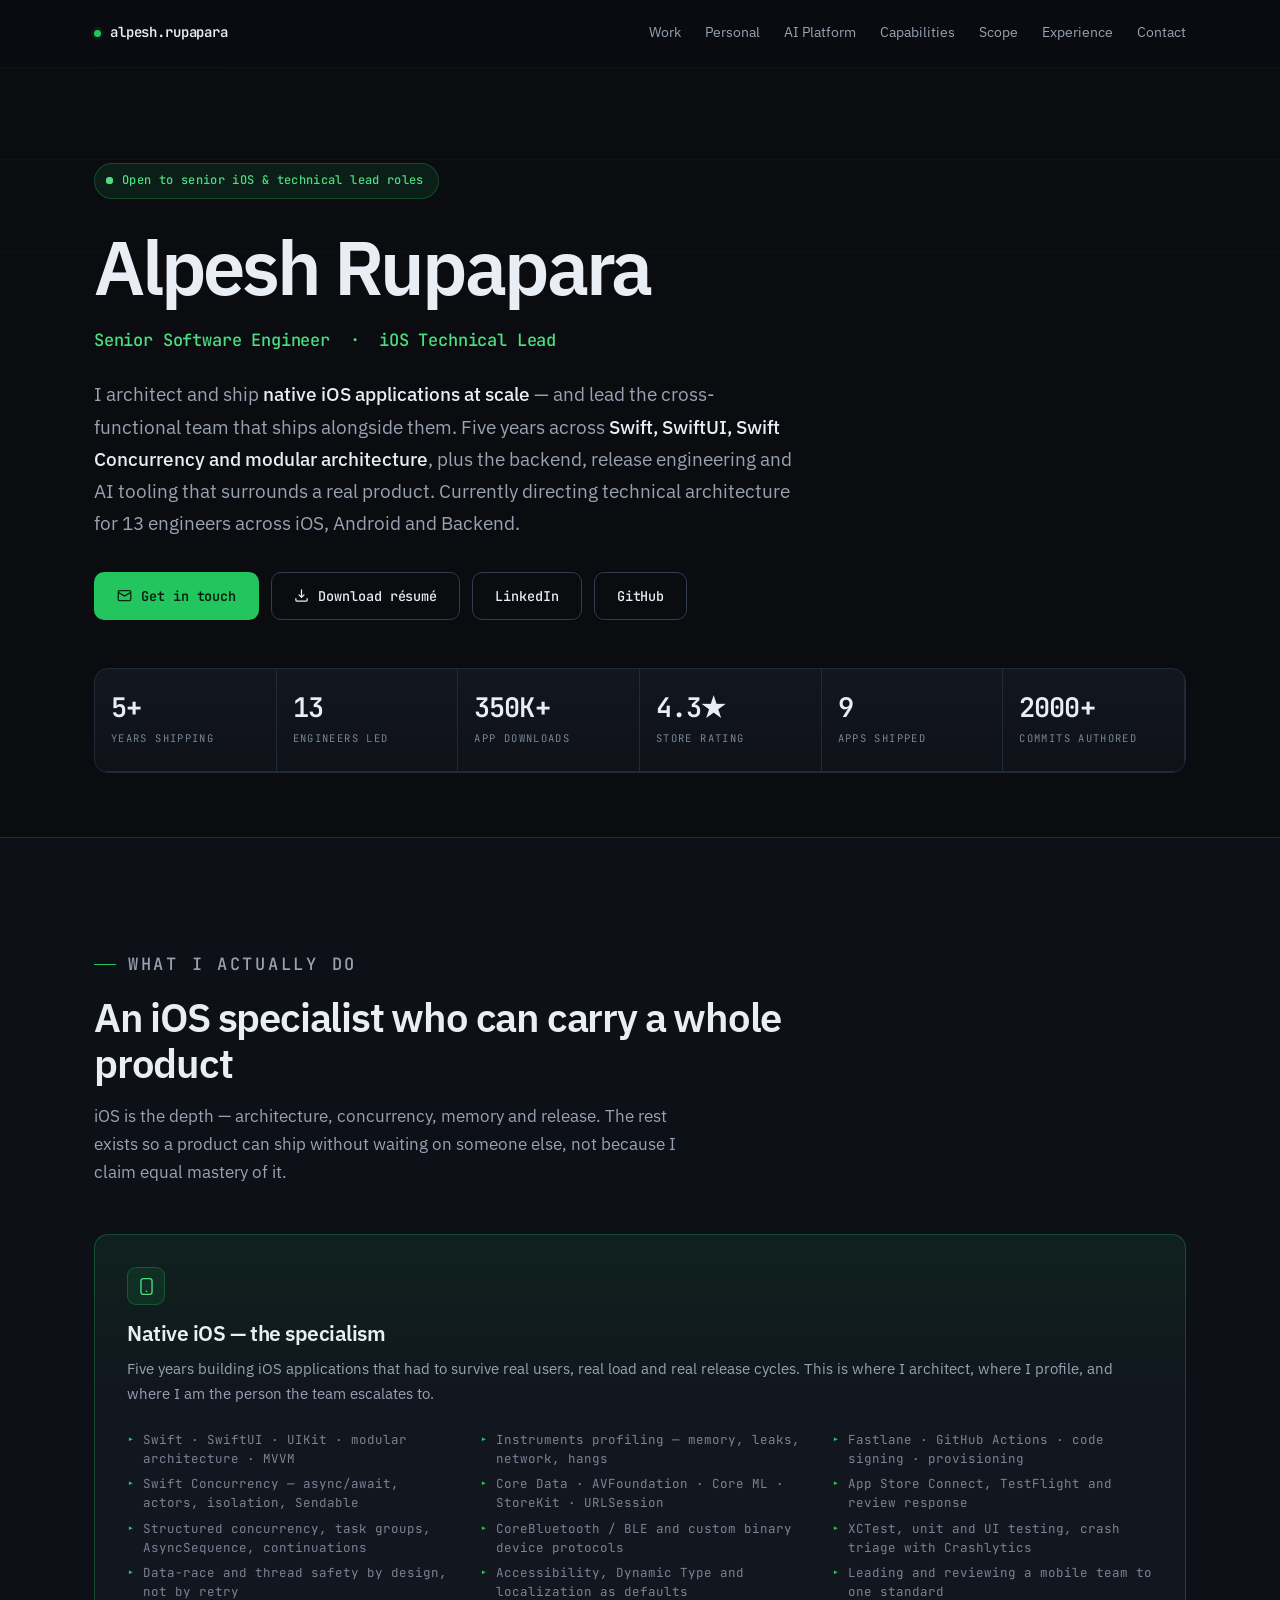
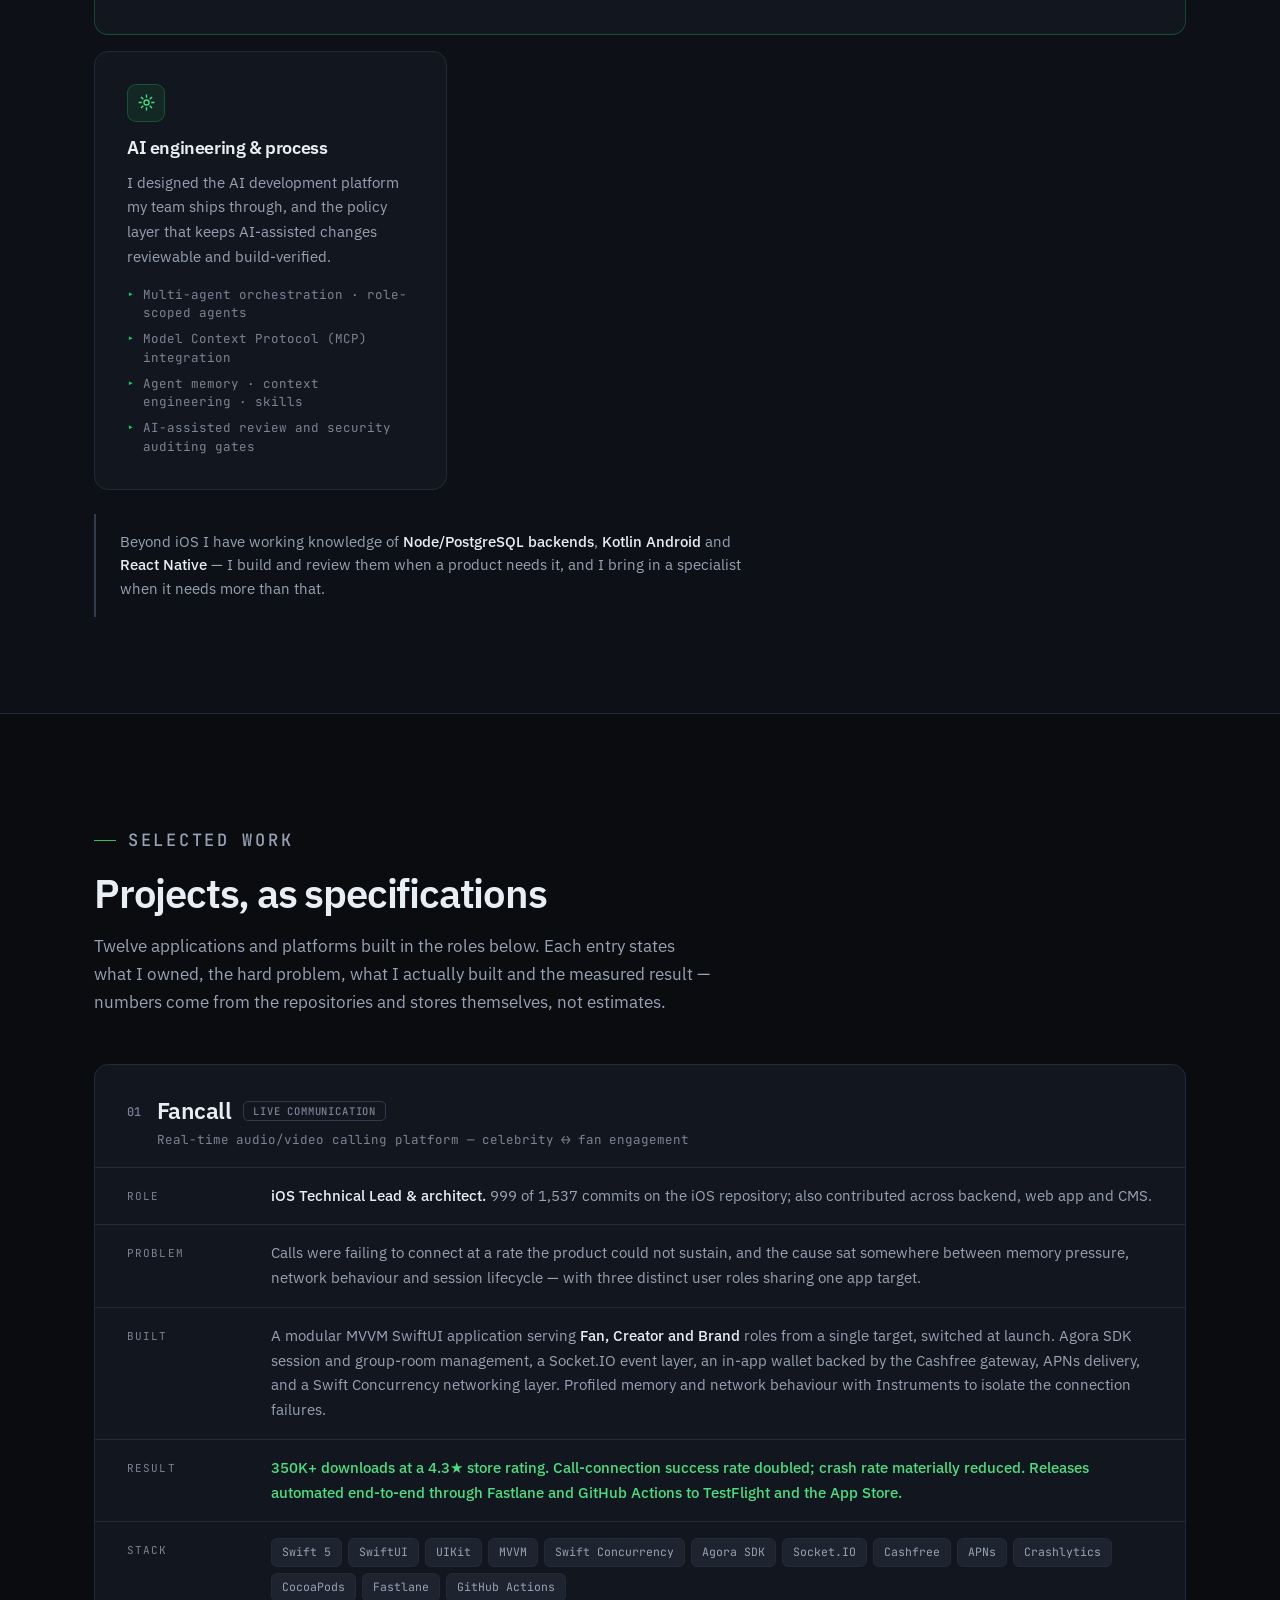
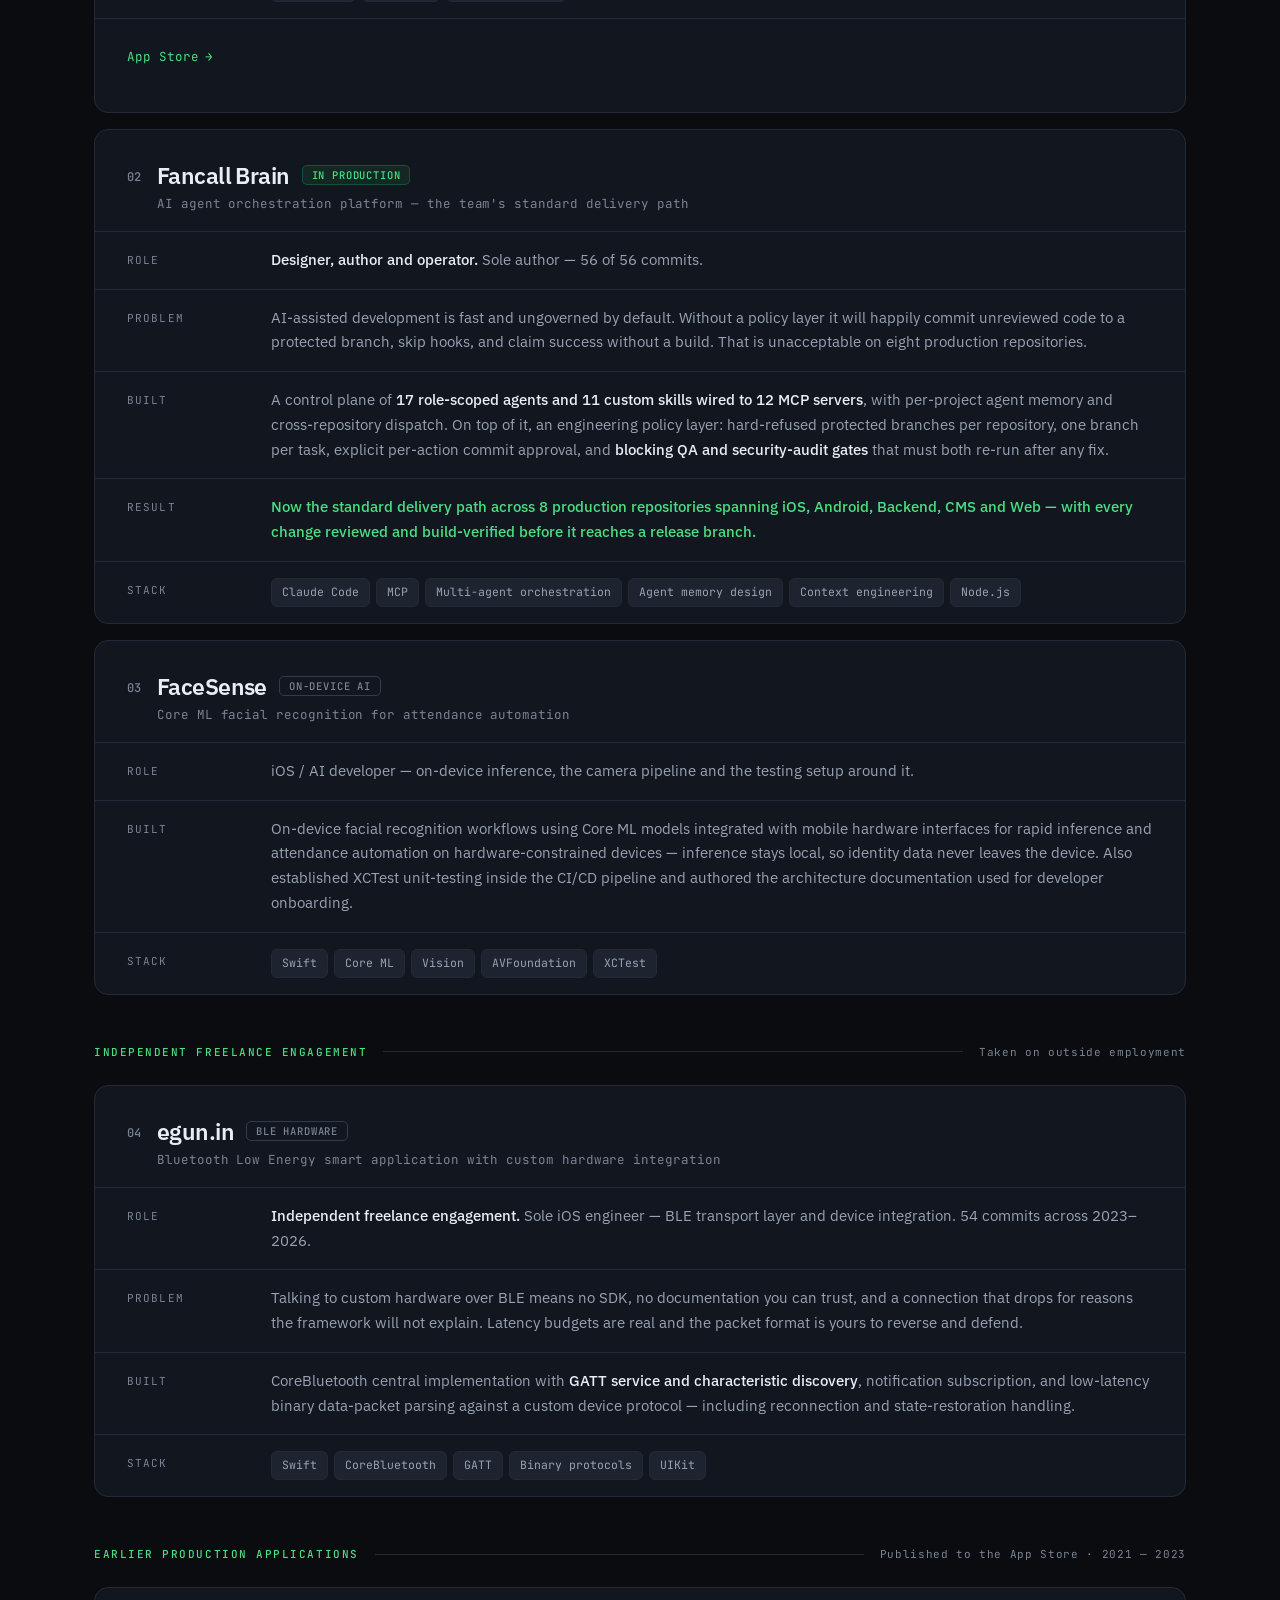
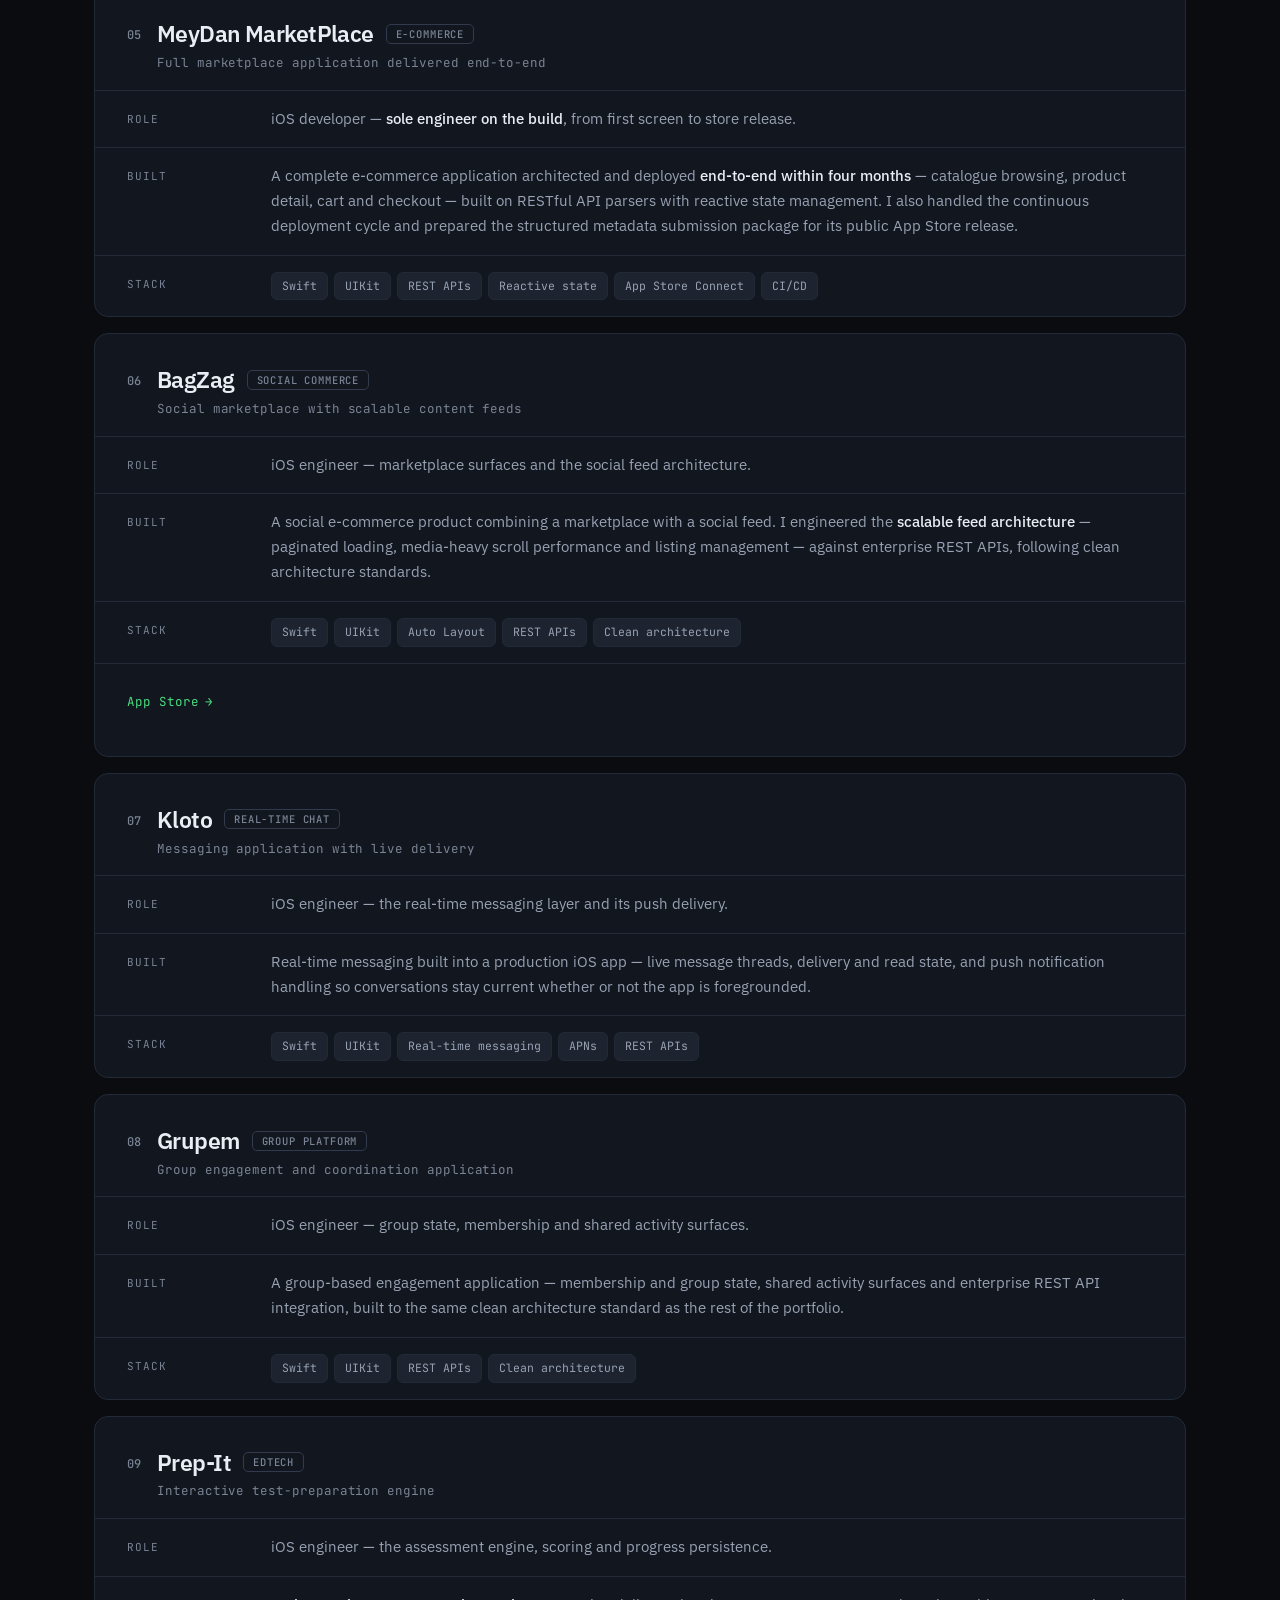
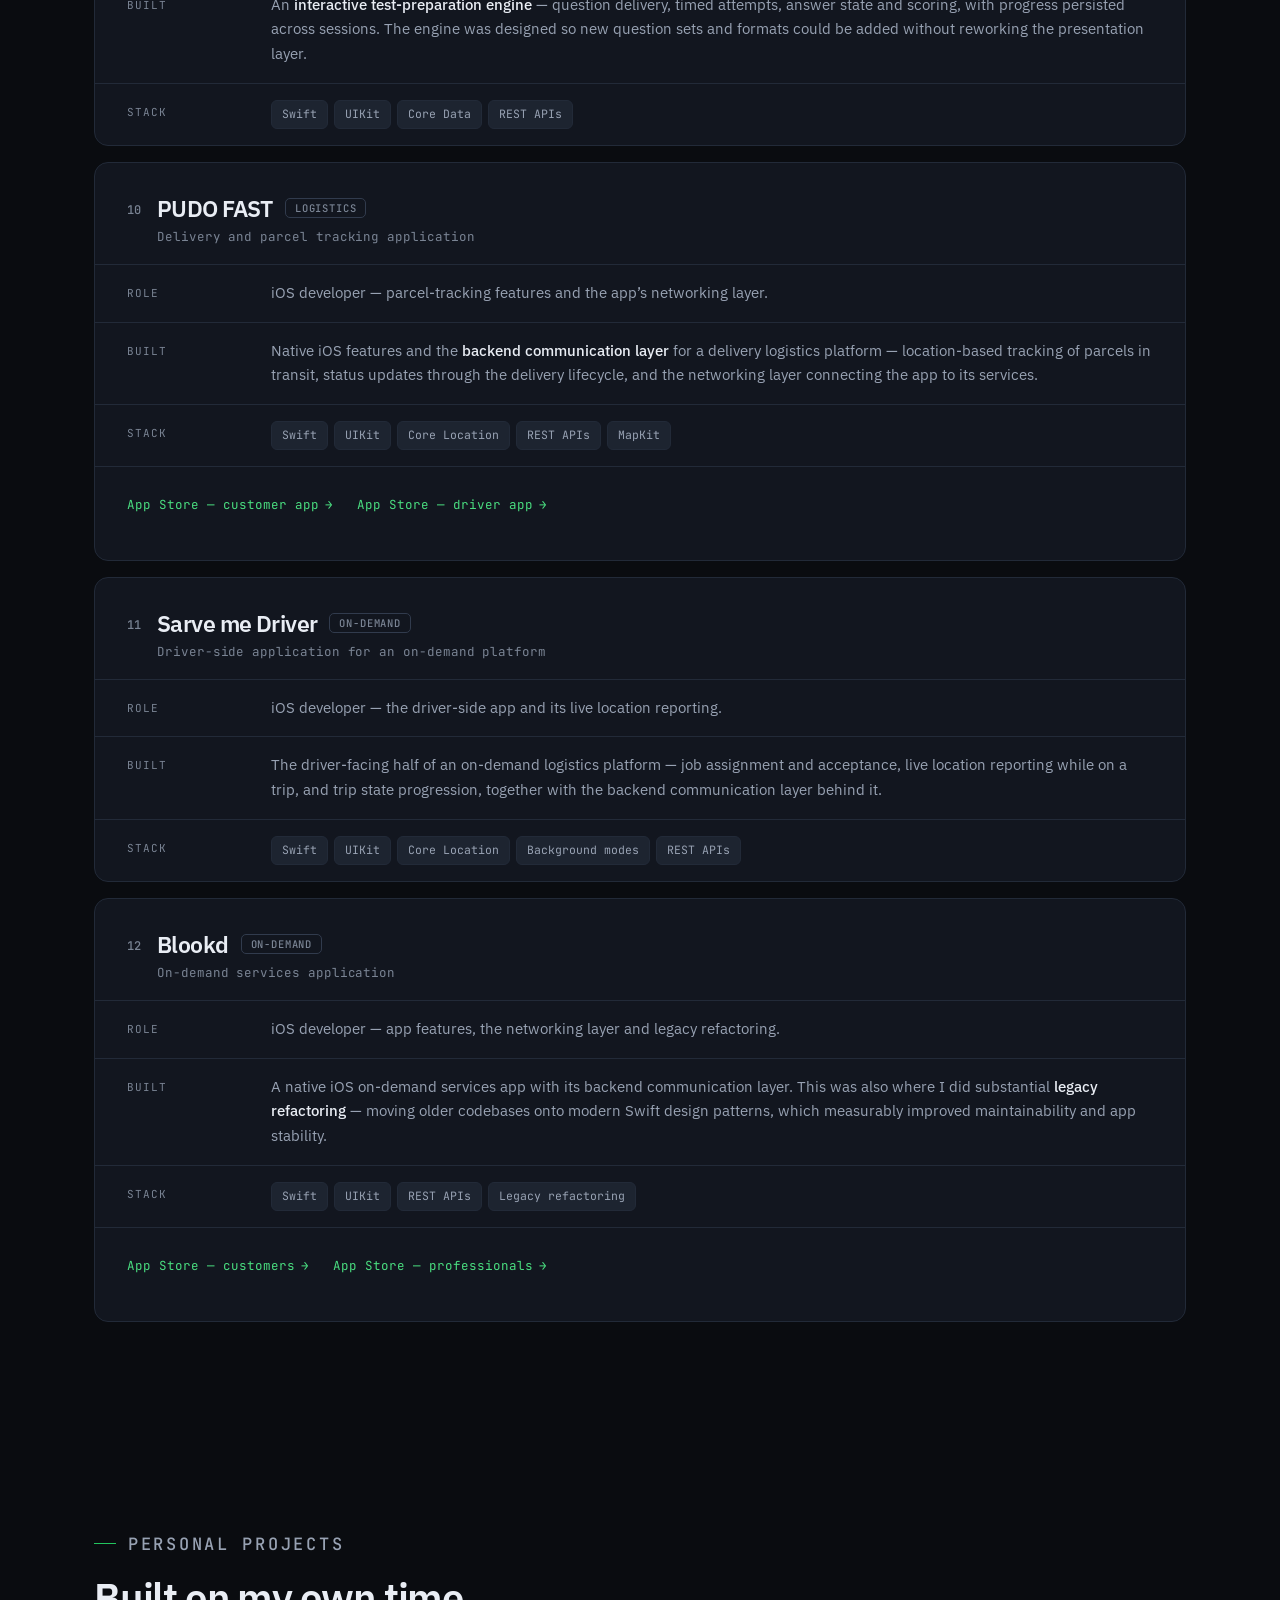
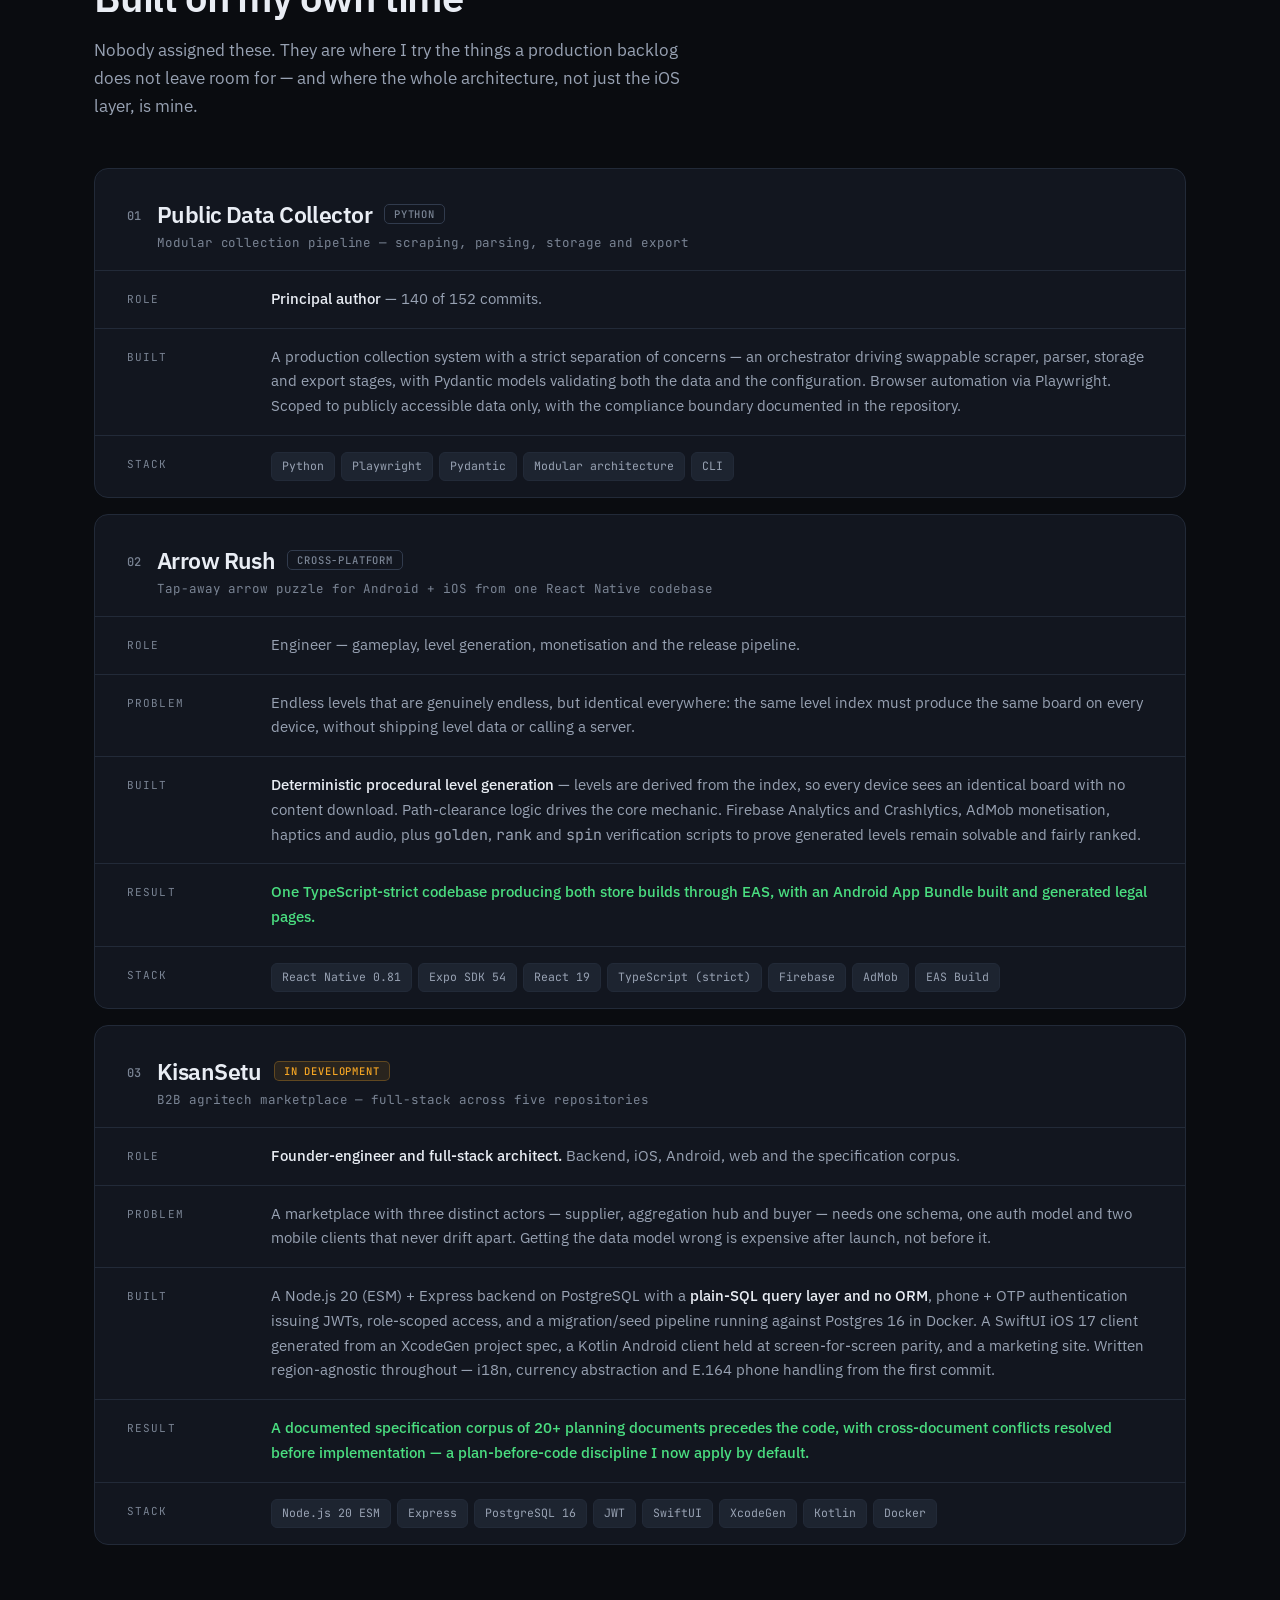
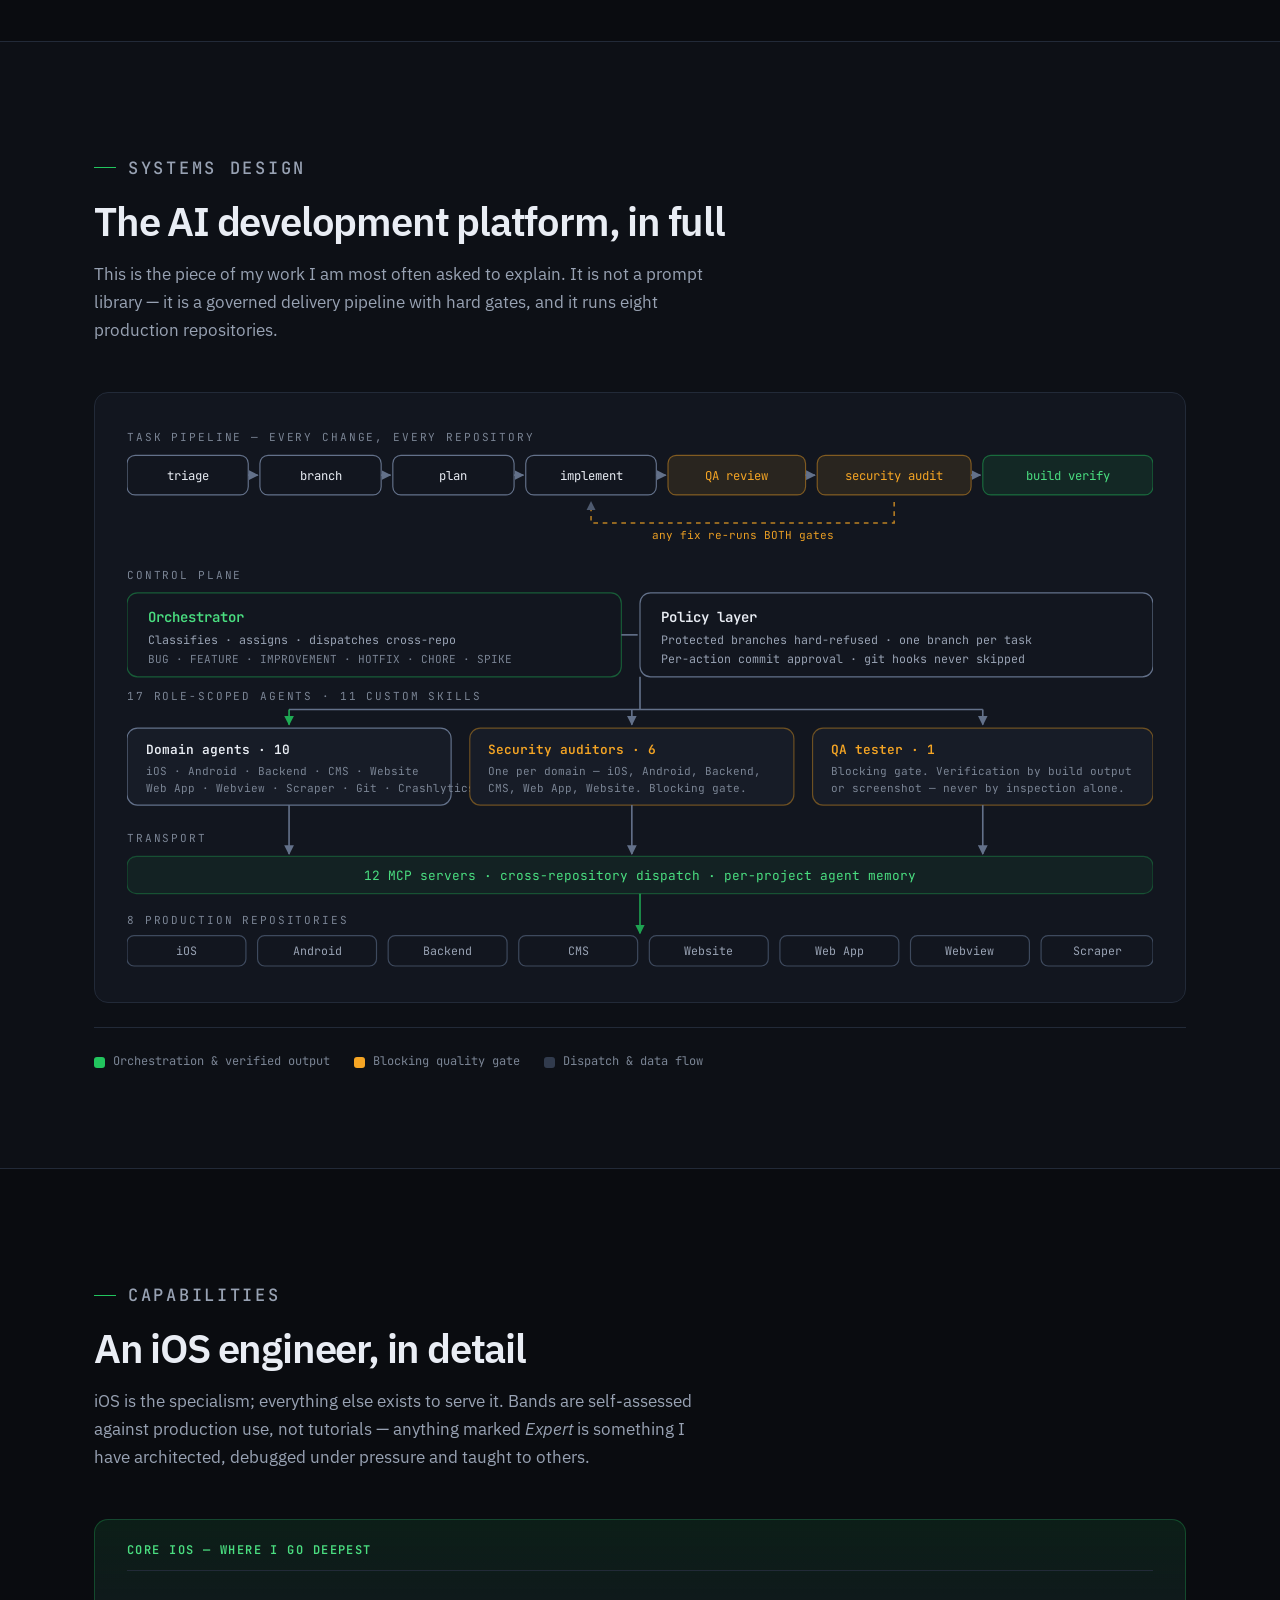
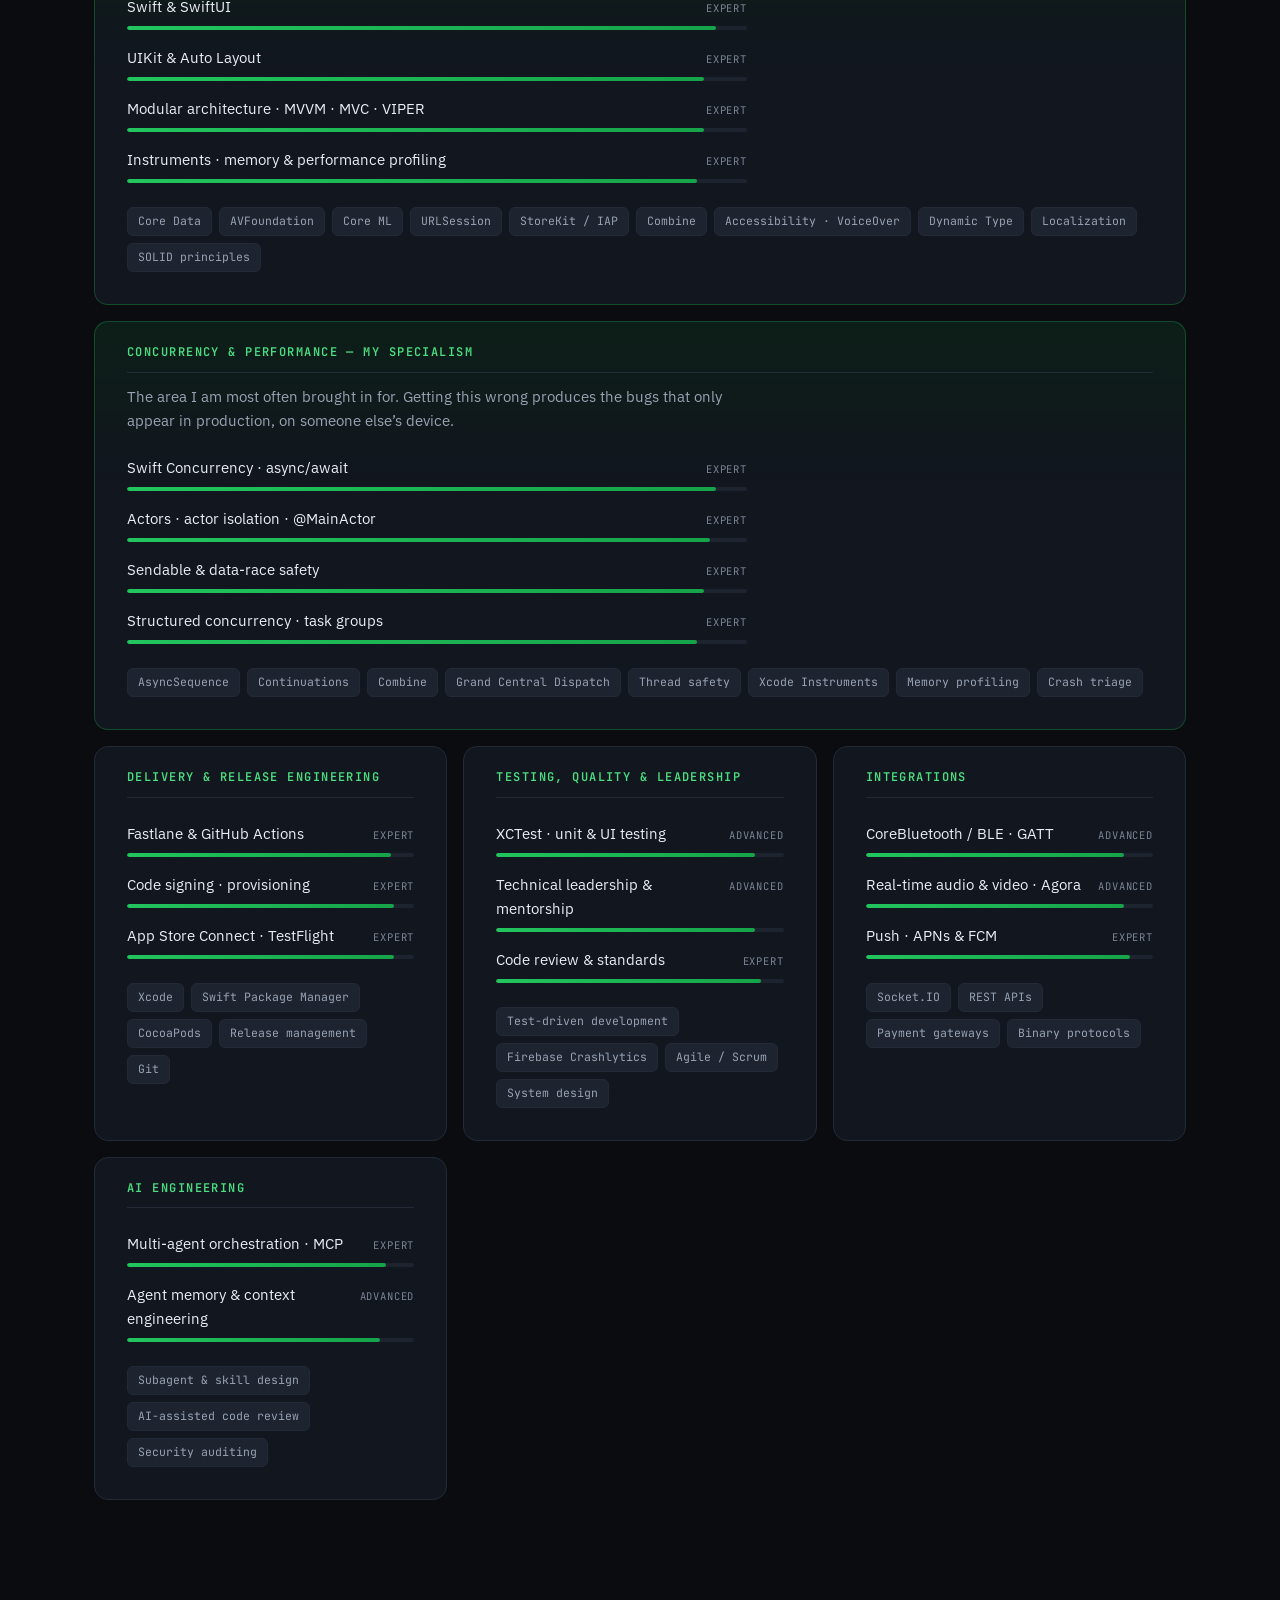
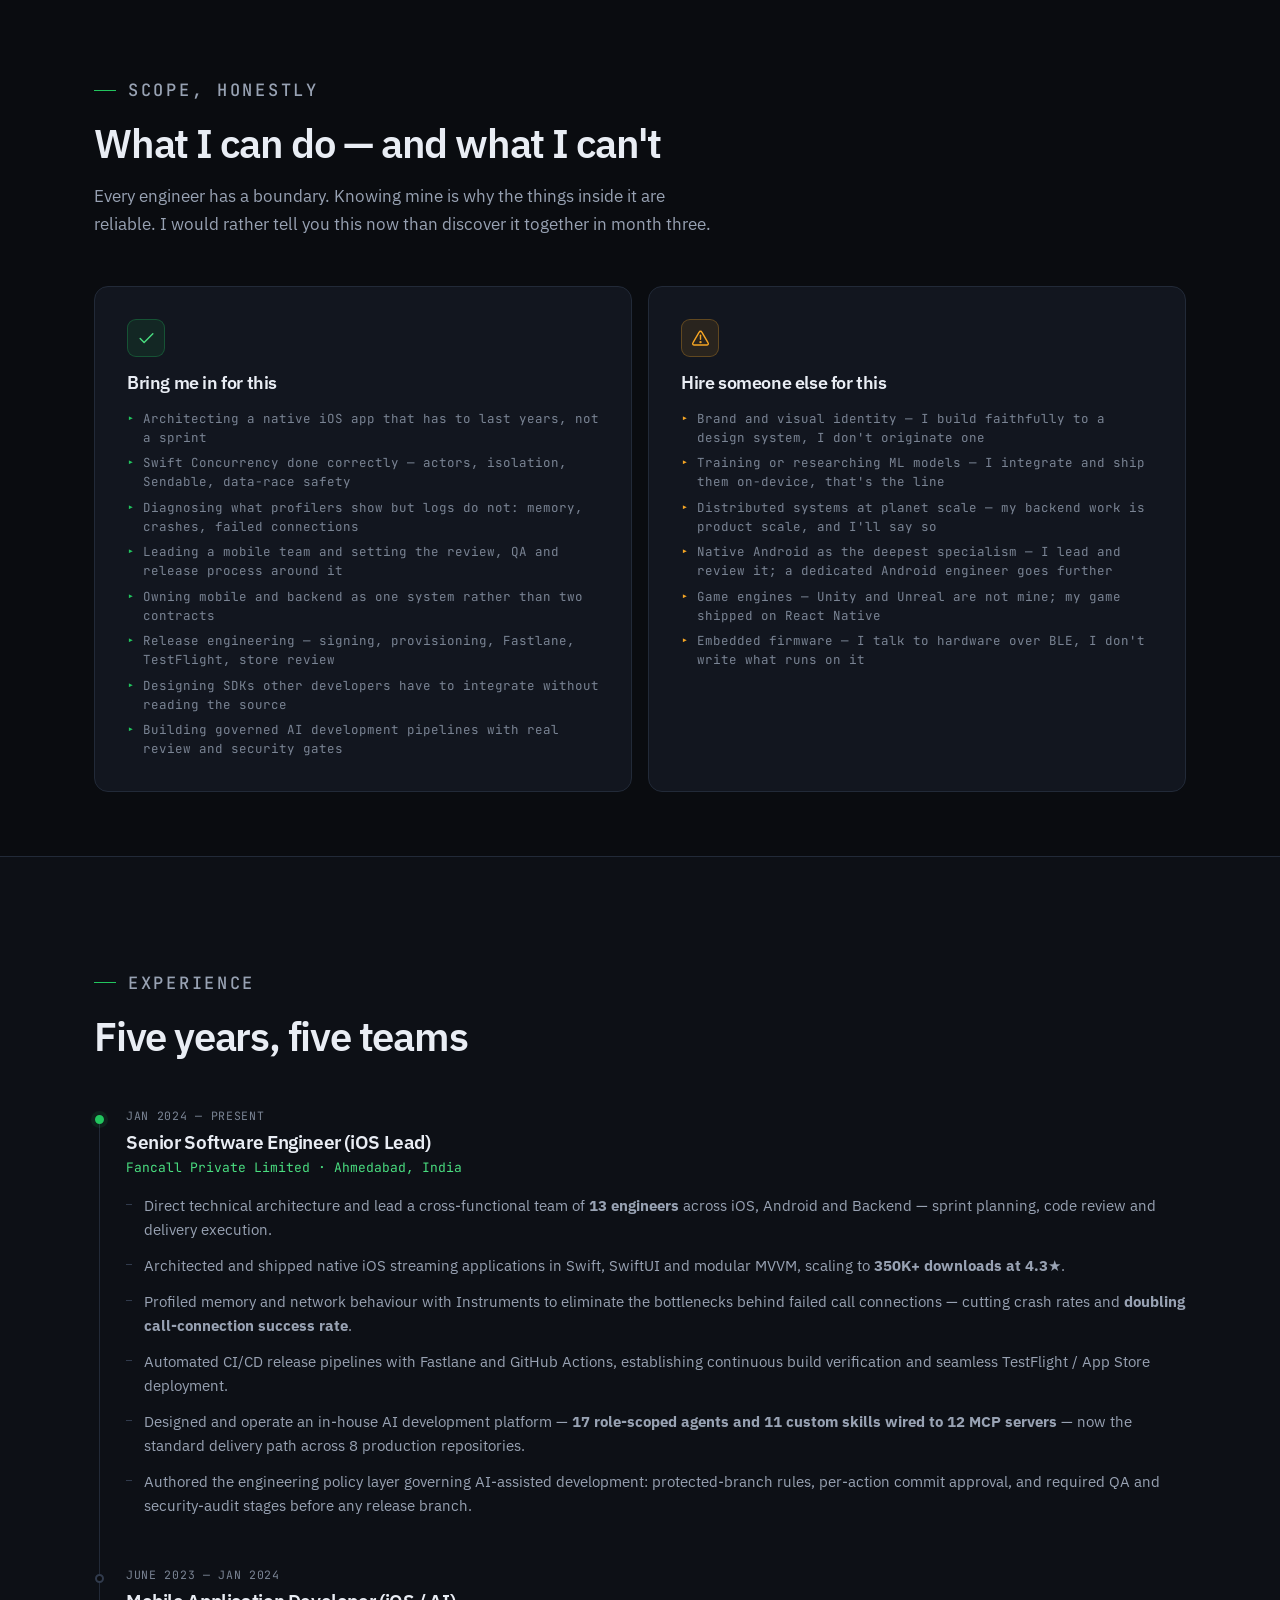
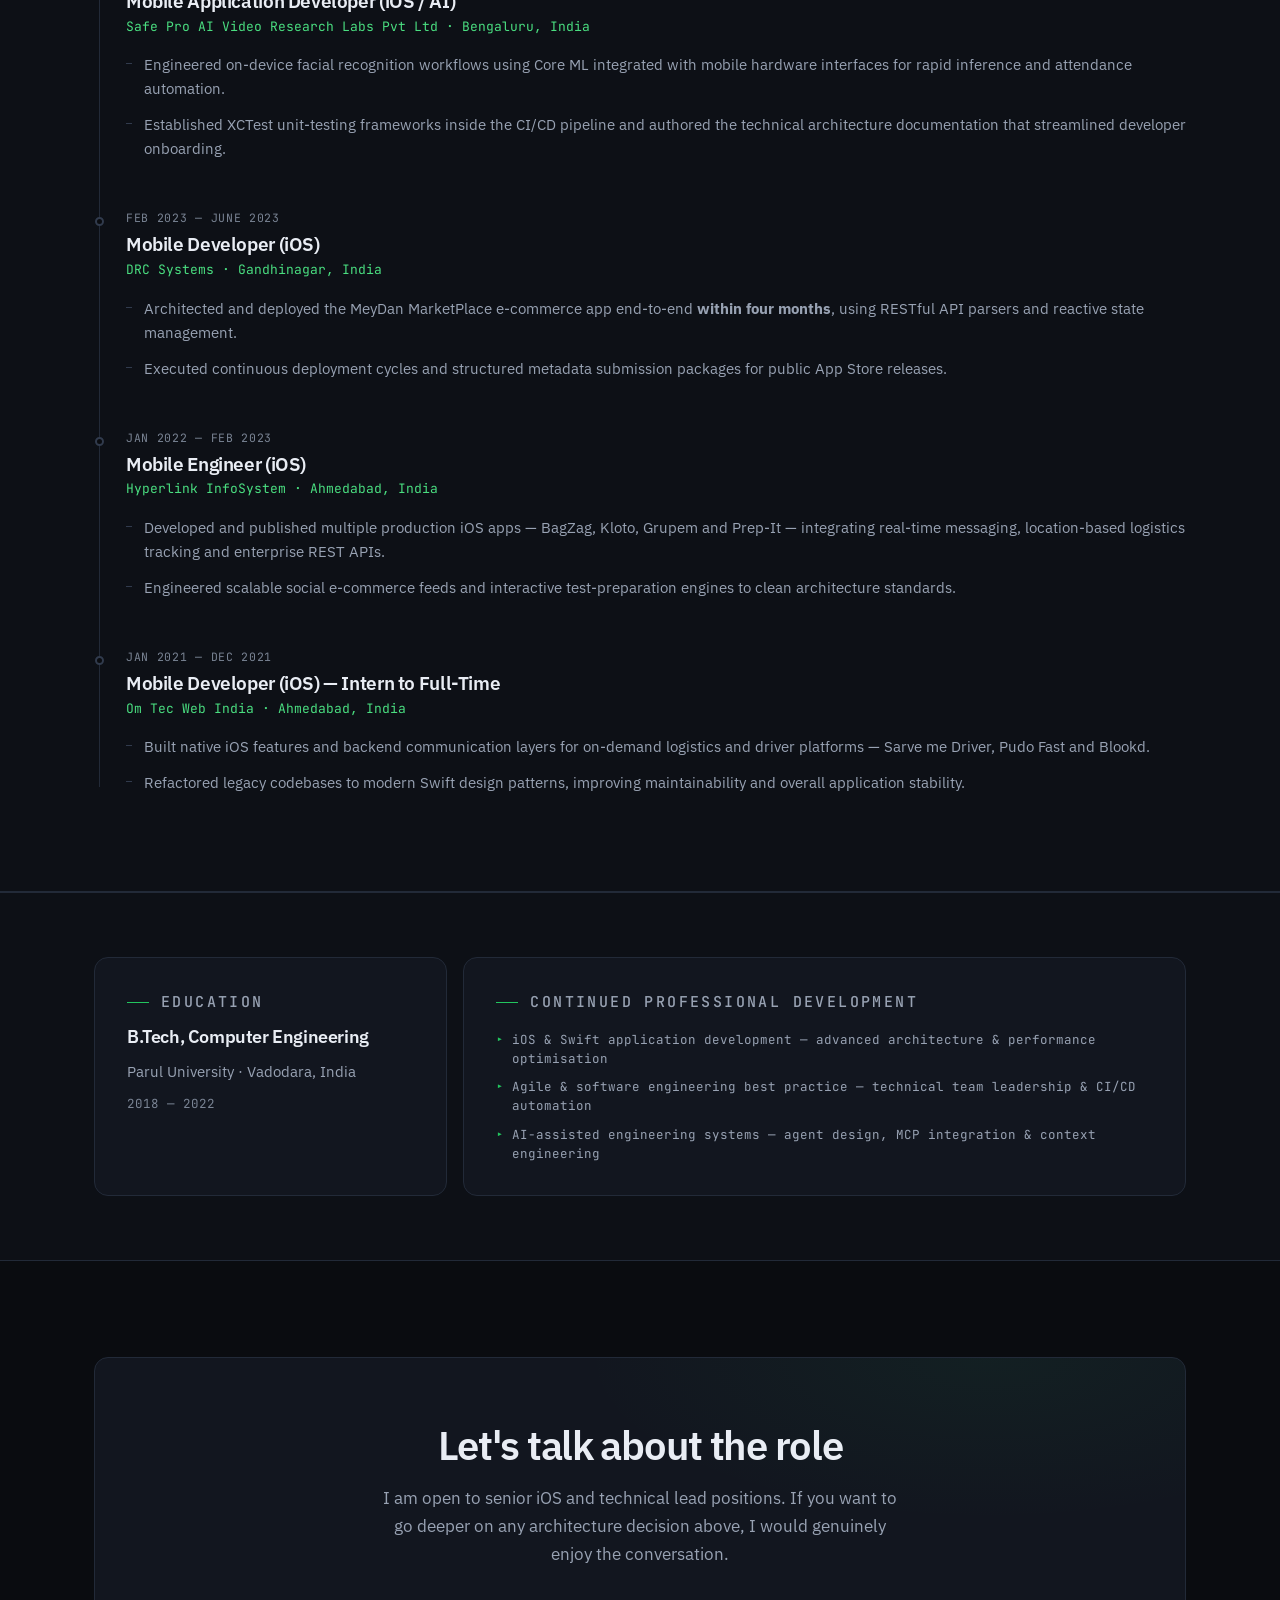
<file: index.html>
<!DOCTYPE html>
<html lang="en">
<head>
<meta charset="utf-8">
<meta name="viewport" content="width=device-width, initial-scale=1">
<title>Alpesh Rupapara — Senior Software Engineer &amp; iOS Technical Lead</title>
<meta name="description" content="Senior Software Engineer and iOS Technical Lead with 5+ years building native iOS at scale. Swift, SwiftUI, Swift Concurrency, MVVM. Leads 13 engineers across iOS, Android and Backend. Architect of a 17-agent AI development platform.">
<meta name="author" content="Alpesh Rupapara">
<link rel="canonical" href="https://alpeshrupapara21.github.io/">

<meta property="og:type" content="profile">
<meta property="og:title" content="Alpesh Rupapara — Senior Software Engineer &amp; iOS Technical Lead">
<meta property="og:description" content="5+ years architecting native iOS at scale. 350K+ downloads, 4.3★. Leads 13 engineers. Built a 17-agent AI development platform now standard across 8 production repositories.">
<meta property="og:url" content="https://alpeshrupapara21.github.io/">
<meta name="twitter:card" content="summary_large_image">

<link rel="icon" href="data:image/svg+xml,<svg xmlns='http://www.w3.org/2000/svg' viewBox='0 0 100 100'><rect width='100' height='100' rx='22' fill='%230A0C10'/><text y='68' x='50' text-anchor='middle' font-size='54' font-family='monospace' font-weight='700' fill='%2322C55E'>A</text></svg>">
<link rel="preconnect" href="https://fonts.googleapis.com">
<link rel="preconnect" href="https://fonts.gstatic.com" crossorigin>
<link rel="stylesheet" href="assets/css/style.css">

<script type="application/ld+json">
{
  "@context": "https://schema.org",
  "@type": "Person",
  "name": "Alpesh Rupapara",
  "jobTitle": "Senior Software Engineer (iOS Technical Lead)",
  "email": "mailto:alpeshiosdeveloper@gmail.com",
  "telephone": "+916359661800",
  "url": "https://alpeshrupapara21.github.io/",
  "address": { "@type": "PostalAddress", "addressLocality": "Bangalore", "addressCountry": "India" },
  "sameAs": [
    "https://www.linkedin.com/in/alpesh-rupapara-41047517a",
    "https://github.com/AlpeshRupapara21"
  ],
  "alumniOf": { "@type": "CollegeOrUniversity", "name": "Parul University" },
  "knowsAbout": ["Swift","SwiftUI","UIKit","Swift Concurrency","iOS Architecture","MVVM","Node.js","PostgreSQL","Kotlin","CI/CD","Fastlane","AI Agent Orchestration","Model Context Protocol"]
}
</script>
</head>
<body>
<a class="skip-link" href="#main">Skip to content</a>

<!-- ================= NAV ================= -->
<header class="nav">
  <div class="wrap nav__inner">
    <a class="nav__brand" href="./"><span class="nav__dot" aria-hidden="true"></span>alpesh.rupapara</a>
    <button class="nav__toggle" aria-label="Toggle navigation" aria-expanded="false">
      <svg width="20" height="20" viewBox="0 0 24 24" fill="none" stroke="currentColor" stroke-width="1.8" stroke-linecap="round" aria-hidden="true"><path d="M3 6h18M3 12h18M3 18h18"/></svg>
    </button>
    <nav class="nav__links" aria-label="Primary">
      <a href="#work">Work</a>
      <a href="#personal">Personal</a>
      <a href="#platform">AI Platform</a>
      <a href="#skills">Capabilities</a>
      <a href="#scope">Scope</a>
      <a href="#experience">Experience</a>
      <a href="#contact">Contact</a>
    </nav>
  </div>
</header>

<main id="main">

<!-- ================= HERO ================= -->
<section class="hero">
  <div class="wrap">
    <p class="pill"><span class="pulse" aria-hidden="true"></span>Open to senior iOS &amp; technical lead roles</p>

    <h1 class="reveal">Alpesh Rupapara</h1>
    <p class="hero__role reveal">Senior Software Engineer&nbsp;&nbsp;·&nbsp;&nbsp;iOS Technical Lead</p>

    <p class="lead hero__lead reveal">
      I architect and ship <span class="hl">native iOS applications at scale</span> — and lead the
      cross-functional team that ships alongside them. Five years across
      <span class="hl">Swift, SwiftUI, Swift Concurrency and modular architecture</span>, plus the backend,
      release engineering and AI tooling that surrounds a real product.
      Currently directing technical architecture for 13 engineers across iOS, Android and Backend.
    </p>

    <div class="btn-row hero__cta reveal">
      <a class="btn btn--primary" href="mailto:alpeshiosdeveloper@gmail.com?subject=Senior%20iOS%20role">
        <svg width="15" height="15" viewBox="0 0 24 24" fill="none" stroke="currentColor" stroke-width="2" aria-hidden="true"><rect x="2" y="4" width="20" height="16" rx="2"/><path d="m2 7 10 6 10-6"/></svg>
        Get in touch
      </a>
      <a class="btn btn--ghost" href="assets/Alpesh_Rupapara_Resume.pdf" download>
        <svg width="15" height="15" viewBox="0 0 24 24" fill="none" stroke="currentColor" stroke-width="2" stroke-linecap="round" aria-hidden="true"><path d="M12 3v12m0 0 4-4m-4 4-4-4M3 17v2a2 2 0 0 0 2 2h14a2 2 0 0 0 2-2v-2"/></svg>
        Download résumé
      </a>
      <a class="btn btn--ghost" href="https://www.linkedin.com/in/alpesh-rupapara-41047517a" target="_blank" rel="noopener">LinkedIn</a>
      <a class="btn btn--ghost" href="https://github.com/AlpeshRupapara21" target="_blank" rel="noopener">GitHub</a>
    </div>

    <div class="readout reveal" role="list" aria-label="Career metrics">
      <div class="readout__cell" role="listitem">
        <span class="readout__val"><span data-count="5" data-suffix="+">5+</span></span>
        <span class="readout__key">Years shipping</span>
      </div>
      <div class="readout__cell" role="listitem">
        <span class="readout__val"><span data-count="13">13</span></span>
        <span class="readout__key">Engineers led</span>
      </div>
      <div class="readout__cell" role="listitem">
        <span class="readout__val"><span data-count="350" data-suffix="K+">350K+</span></span>
        <span class="readout__key">App downloads</span>
      </div>
      <div class="readout__cell" role="listitem">
        <span class="readout__val"><span data-count="4.3" data-decimals="1" data-suffix="★">4.3★</span></span>
        <span class="readout__key">Store rating</span>
      </div>
      <div class="readout__cell" role="listitem">
        <span class="readout__val"><span data-count="9">9</span></span>
        <span class="readout__key">Apps shipped</span>
      </div>
      <div class="readout__cell" role="listitem">
        <span class="readout__val"><span data-count="2000" data-suffix="+">2000+</span></span>
        <span class="readout__key">Commits authored</span>
      </div>
    </div>
  </div>
</section>

<!-- ================= DISCIPLINES ================= -->
<section class="section section--alt" id="disciplines">
  <div class="wrap">
    <div class="section-head reveal">
      <p class="eyebrow">What I actually do</p>
      <h2>An iOS specialist who can carry a whole product</h2>
      <p>iOS is the depth — architecture, concurrency, memory and release. The rest exists so a product
         can ship without waiting on someone else, not because I claim equal mastery of it.</p>
    </div>

    <div class="disciplines">
      <article class="disc disc--primary reveal" style="grid-column:1/-1">
        <div class="disc__icon" aria-hidden="true">
          <svg width="19" height="19" viewBox="0 0 24 24" fill="none" stroke="currentColor" stroke-width="1.7"><rect x="5" y="2" width="14" height="20" rx="3"/><path d="M11 18h2"/></svg>
        </div>
        <h3>Native iOS &mdash; the specialism</h3>
        <p>Five years building iOS applications that had to survive real users, real load and real
           release cycles. This is where I architect, where I profile, and where I am the person the
           team escalates to.</p>
        <div class="disc__cols">
          <ul class="disc__list">
            <li>Swift &middot; SwiftUI &middot; UIKit &middot; modular architecture &middot; MVVM</li>
            <li>Swift Concurrency &mdash; async/await, actors, isolation, Sendable</li>
            <li>Structured concurrency, task groups, AsyncSequence, continuations</li>
            <li>Data-race and thread safety by design, not by retry</li>
          </ul>
          <ul class="disc__list">
            <li>Instruments profiling &mdash; memory, leaks, network, hangs</li>
            <li>Core Data &middot; AVFoundation &middot; Core ML &middot; StoreKit &middot; URLSession</li>
            <li>CoreBluetooth / BLE and custom binary device protocols</li>
            <li>Accessibility, Dynamic Type and localization as defaults</li>
          </ul>
          <ul class="disc__list">
            <li>Fastlane &middot; GitHub Actions &middot; code signing &middot; provisioning</li>
            <li>App Store Connect, TestFlight and review response</li>
            <li>XCTest, unit and UI testing, crash triage with Crashlytics</li>
            <li>Leading and reviewing a mobile team to one standard</li>
          </ul>
        </div>
      </article>

      <article class="disc reveal">
        <div class="disc__icon" aria-hidden="true">
          <svg width="19" height="19" viewBox="0 0 24 24" fill="none" stroke="currentColor" stroke-width="1.7"><path d="M12 2v4m0 12v4M2 12h4m12 0h4M5 5l3 3m8 8 3 3m0-14-3 3m-8 8-3 3"/><circle cx="12" cy="12" r="3.2"/></svg>
        </div>
        <h3>AI engineering &amp; process</h3>
        <p>I designed the AI development platform my team ships through, and the policy layer that keeps
           AI-assisted changes reviewable and build-verified.</p>
        <ul class="disc__list">
          <li>Multi-agent orchestration &middot; role-scoped agents</li>
          <li>Model Context Protocol (MCP) integration</li>
          <li>Agent memory &middot; context engineering &middot; skills</li>
          <li>AI-assisted review and security auditing gates</li>
        </ul>
      </article>
    </div>

    <p class="disc-footnote reveal">
      Beyond iOS I have working knowledge of <strong>Node/PostgreSQL backends</strong>,
      <strong>Kotlin&nbsp;Android</strong> and <strong>React&nbsp;Native</strong> — I build and review them
      when a product needs it, and I bring in a specialist when it needs more than that.
    </p>
  </div>
</section>

<!-- ================= SELECTED WORK ================= -->
<section class="section" id="work">
  <div class="wrap">
    <div class="section-head reveal">
      <p class="eyebrow">Selected work</p>
      <h2>Projects, as specifications</h2>
      <p>Twelve applications and platforms built in the roles below. Each entry states what I owned,
         the hard problem, what I actually built and the measured result — numbers come from the
         repositories and stores themselves, not estimates.</p>
    </div>

    <div class="projects">
      <article class="proj reveal">
        <div class="proj__head">
          <span class="proj__idx mono">01</span>
          <div class="proj__title">
            <h3>Fancall <span class="tag">Live communication</span></h3>
            <p class="proj__sub">Real-time audio/video calling platform — celebrity ↔ fan engagement</p>
          </div>
        </div>
        <div class="spec">
          <div class="spec__k">Role</div>
          <div class="spec__v"><strong>iOS Technical Lead &amp; architect.</strong> 999 of 1,537 commits on the iOS repository; also contributed across backend, web app and CMS.</div>
        </div>
        <div class="spec">
          <div class="spec__k">Problem</div>
          <div class="spec__v">Calls were failing to connect at a rate the product could not sustain, and the cause sat somewhere between memory pressure, network behaviour and session lifecycle — with three distinct user roles sharing one app target.</div>
        </div>
        <div class="spec">
          <div class="spec__k">Built</div>
          <div class="spec__v">A modular MVVM SwiftUI application serving <strong>Fan, Creator and Brand</strong> roles from a single target, switched at launch. Agora SDK session and group-room management, a Socket.IO event layer, an in-app wallet backed by the Cashfree gateway, APNs delivery, and a Swift Concurrency networking layer. Profiled memory and network behaviour with Instruments to isolate the connection failures.</div>
        </div>
        <div class="spec spec--result">
          <div class="spec__k">Result</div>
          <div class="spec__v">350K+ downloads at a 4.3★ store rating. Call-connection success rate doubled; crash rate materially reduced. Releases automated end-to-end through Fastlane and GitHub Actions to TestFlight and the App Store.</div>
        </div>
        <div class="spec">
          <div class="spec__k">Stack</div>
          <div class="spec__v"><div class="chips">
            <span class="chip">Swift 5</span><span class="chip">SwiftUI</span><span class="chip">UIKit</span><span class="chip">MVVM</span>
            <span class="chip">Swift Concurrency</span><span class="chip">Agora SDK</span><span class="chip">Socket.IO</span>
            <span class="chip">Cashfree</span><span class="chip">APNs</span><span class="chip">Crashlytics</span>
            <span class="chip">CocoaPods</span><span class="chip">Fastlane</span><span class="chip">GitHub Actions</span>
          </div></div>
        </div>
        <div class="proj__links">
          <a href="https://apps.apple.com/in/app/fancall-connect-with-creators/id1545748030" target="_blank" rel="noopener">App Store <span aria-hidden="true">&rarr;</span></a>
        </div>
      </article>
      <article class="proj reveal">
        <div class="proj__head">
          <span class="proj__idx mono">02</span>
          <div class="proj__title">
            <h3>Fancall Brain <span class="tag tag--live">In production</span></h3>
            <p class="proj__sub">AI agent orchestration platform — the team's standard delivery path</p>
          </div>
        </div>
        <div class="spec">
          <div class="spec__k">Role</div>
          <div class="spec__v"><strong>Designer, author and operator.</strong> Sole author — 56 of 56 commits.</div>
        </div>
        <div class="spec">
          <div class="spec__k">Problem</div>
          <div class="spec__v">AI-assisted development is fast and ungoverned by default. Without a policy layer it will happily commit unreviewed code to a protected branch, skip hooks, and claim success without a build. That is unacceptable on eight production repositories.</div>
        </div>
        <div class="spec">
          <div class="spec__k">Built</div>
          <div class="spec__v">A control plane of <strong>17 role-scoped agents and 11 custom skills wired to 12 MCP servers</strong>, with per-project agent memory and cross-repository dispatch. On top of it, an engineering policy layer: hard-refused protected branches per repository, one branch per task, explicit per-action commit approval, and <strong>blocking QA and security-audit gates</strong> that must both re-run after any fix.</div>
        </div>
        <div class="spec spec--result">
          <div class="spec__k">Result</div>
          <div class="spec__v">Now the standard delivery path across 8 production repositories spanning iOS, Android, Backend, CMS and Web — with every change reviewed and build-verified before it reaches a release branch.</div>
        </div>
        <div class="spec">
          <div class="spec__k">Stack</div>
          <div class="spec__v"><div class="chips">
            <span class="chip">Claude Code</span><span class="chip">MCP</span><span class="chip">Multi-agent orchestration</span>
            <span class="chip">Agent memory design</span><span class="chip">Context engineering</span><span class="chip">Node.js</span>
          </div></div>
        </div>
      </article>
      <article class="proj reveal">
        <div class="proj__head">
          <span class="proj__idx mono">03</span>
          <div class="proj__title">
            <h3>FaceSense <span class="tag">On-device AI</span></h3>
            <p class="proj__sub">Core ML facial recognition for attendance automation</p>
          </div>
        </div>
        <div class="spec">
          <div class="spec__k">Role</div>
          <div class="spec__v">iOS / AI developer — on-device inference, the camera pipeline and the testing setup around it.</div>
        </div>
        <div class="spec">
          <div class="spec__k">Built</div>
          <div class="spec__v">On-device facial recognition workflows using Core ML models integrated with mobile hardware interfaces for rapid inference and attendance automation on hardware-constrained devices — inference stays local, so identity data never leaves the device. Also established XCTest unit-testing inside the CI/CD pipeline and authored the architecture documentation used for developer onboarding.</div>
        </div>
        <div class="spec">
          <div class="spec__k">Stack</div>
          <div class="spec__v"><div class="chips">
            <span class="chip">Swift</span><span class="chip">Core ML</span><span class="chip">Vision</span><span class="chip">AVFoundation</span><span class="chip">XCTest</span>
          </div></div>
        </div>
      </article>

      <div class="proj-group reveal">
        <span class="proj-group__label">Independent freelance engagement</span>
        <span class="proj-group__rule" aria-hidden="true"></span>
        <span class="proj-group__note">Taken on outside employment</span>
      </div>
      <article class="proj reveal">
        <div class="proj__head">
          <span class="proj__idx mono">04</span>
          <div class="proj__title">
            <h3>egun.in <span class="tag">BLE hardware</span></h3>
            <p class="proj__sub">Bluetooth Low Energy smart application with custom hardware integration</p>
          </div>
        </div>
        <div class="spec">
          <div class="spec__k">Role</div>
          <div class="spec__v"><strong>Independent freelance engagement.</strong> Sole iOS engineer — BLE transport layer and device integration. 54 commits across 2023&ndash;2026.</div>
        </div>
        <div class="spec">
          <div class="spec__k">Problem</div>
          <div class="spec__v">Talking to custom hardware over BLE means no SDK, no documentation you can trust, and a connection that drops for reasons the framework will not explain. Latency budgets are real and the packet format is yours to reverse and defend.</div>
        </div>
        <div class="spec">
          <div class="spec__k">Built</div>
          <div class="spec__v">CoreBluetooth central implementation with <strong>GATT service and characteristic discovery</strong>, notification subscription, and low-latency binary data-packet parsing against a custom device protocol — including reconnection and state-restoration handling.</div>
        </div>
        <div class="spec">
          <div class="spec__k">Stack</div>
          <div class="spec__v"><div class="chips">
            <span class="chip">Swift</span><span class="chip">CoreBluetooth</span><span class="chip">GATT</span><span class="chip">Binary protocols</span><span class="chip">UIKit</span>
          </div></div>
        </div>
      </article>

      <div class="proj-group reveal">
        <span class="proj-group__label">Earlier production applications</span>
        <span class="proj-group__rule" aria-hidden="true"></span>
        <span class="proj-group__note">Published to the App Store &middot; 2021 &mdash; 2023</span>
      </div>
      <article class="proj reveal">
        <div class="proj__head">
          <span class="proj__idx mono">05</span>
          <div class="proj__title">
            <h3>MeyDan MarketPlace <span class="tag">E-commerce</span></h3>
            <p class="proj__sub">Full marketplace application delivered end-to-end</p>
          </div>
        </div>
        <div class="spec">
          <div class="spec__k">Role</div>
          <div class="spec__v">iOS developer — <strong>sole engineer on the build</strong>, from first screen to store release.</div>
        </div>
        <div class="spec">
          <div class="spec__k">Built</div>
          <div class="spec__v">A complete e-commerce application architected and deployed <strong>end-to-end within four months</strong> — catalogue browsing, product detail, cart and checkout — built on RESTful API parsers with reactive state management. I also handled the continuous deployment cycle and prepared the structured metadata submission package for its public App Store release.</div>
        </div>
        <div class="spec">
          <div class="spec__k">Stack</div>
          <div class="spec__v"><div class="chips"><span class="chip">Swift</span><span class="chip">UIKit</span><span class="chip">REST APIs</span><span class="chip">Reactive state</span><span class="chip">App Store Connect</span><span class="chip">CI/CD</span></div></div>
        </div>
      </article>
      <article class="proj reveal">
        <div class="proj__head">
          <span class="proj__idx mono">06</span>
          <div class="proj__title">
            <h3>BagZag <span class="tag">Social commerce</span></h3>
            <p class="proj__sub">Social marketplace with scalable content feeds</p>
          </div>
        </div>
        <div class="spec">
          <div class="spec__k">Role</div>
          <div class="spec__v">iOS engineer — marketplace surfaces and the social feed architecture.</div>
        </div>
        <div class="spec">
          <div class="spec__k">Built</div>
          <div class="spec__v">A social e-commerce product combining a marketplace with a social feed. I engineered the <strong>scalable feed architecture</strong> — paginated loading, media-heavy scroll performance and listing management — against enterprise REST APIs, following clean architecture standards.</div>
        </div>
        <div class="spec">
          <div class="spec__k">Stack</div>
          <div class="spec__v"><div class="chips"><span class="chip">Swift</span><span class="chip">UIKit</span><span class="chip">Auto Layout</span><span class="chip">REST APIs</span><span class="chip">Clean architecture</span></div></div>
        </div>
        <div class="proj__links">
          <a href="https://apps.apple.com/in/app/bagzag-your-social-marketplace/id6444702583" target="_blank" rel="noopener">App Store <span aria-hidden="true">&rarr;</span></a>
        </div>
      </article>
      <article class="proj reveal">
        <div class="proj__head">
          <span class="proj__idx mono">07</span>
          <div class="proj__title">
            <h3>Kloto <span class="tag">Real-time chat</span></h3>
            <p class="proj__sub">Messaging application with live delivery</p>
          </div>
        </div>
        <div class="spec">
          <div class="spec__k">Role</div>
          <div class="spec__v">iOS engineer — the real-time messaging layer and its push delivery.</div>
        </div>
        <div class="spec">
          <div class="spec__k">Built</div>
          <div class="spec__v">Real-time messaging built into a production iOS app — live message threads, delivery and read state, and push notification handling so conversations stay current whether or not the app is foregrounded.</div>
        </div>
        <div class="spec">
          <div class="spec__k">Stack</div>
          <div class="spec__v"><div class="chips"><span class="chip">Swift</span><span class="chip">UIKit</span><span class="chip">Real-time messaging</span><span class="chip">APNs</span><span class="chip">REST APIs</span></div></div>
        </div>
      </article>
      <article class="proj reveal">
        <div class="proj__head">
          <span class="proj__idx mono">08</span>
          <div class="proj__title">
            <h3>Grupem <span class="tag">Group platform</span></h3>
            <p class="proj__sub">Group engagement and coordination application</p>
          </div>
        </div>
        <div class="spec">
          <div class="spec__k">Role</div>
          <div class="spec__v">iOS engineer — group state, membership and shared activity surfaces.</div>
        </div>
        <div class="spec">
          <div class="spec__k">Built</div>
          <div class="spec__v">A group-based engagement application — membership and group state, shared activity surfaces and enterprise REST API integration, built to the same clean architecture standard as the rest of the portfolio.</div>
        </div>
        <div class="spec">
          <div class="spec__k">Stack</div>
          <div class="spec__v"><div class="chips"><span class="chip">Swift</span><span class="chip">UIKit</span><span class="chip">REST APIs</span><span class="chip">Clean architecture</span></div></div>
        </div>
      </article>
      <article class="proj reveal">
        <div class="proj__head">
          <span class="proj__idx mono">09</span>
          <div class="proj__title">
            <h3>Prep-It <span class="tag">EdTech</span></h3>
            <p class="proj__sub">Interactive test-preparation engine</p>
          </div>
        </div>
        <div class="spec">
          <div class="spec__k">Role</div>
          <div class="spec__v">iOS engineer — the assessment engine, scoring and progress persistence.</div>
        </div>
        <div class="spec">
          <div class="spec__k">Built</div>
          <div class="spec__v">An <strong>interactive test-preparation engine</strong> — question delivery, timed attempts, answer state and scoring, with progress persisted across sessions. The engine was designed so new question sets and formats could be added without reworking the presentation layer.</div>
        </div>
        <div class="spec">
          <div class="spec__k">Stack</div>
          <div class="spec__v"><div class="chips"><span class="chip">Swift</span><span class="chip">UIKit</span><span class="chip">Core Data</span><span class="chip">REST APIs</span></div></div>
        </div>
      </article>
      <article class="proj reveal">
        <div class="proj__head">
          <span class="proj__idx mono">10</span>
          <div class="proj__title">
            <h3>PUDO FAST <span class="tag">Logistics</span></h3>
            <p class="proj__sub">Delivery and parcel tracking application</p>
          </div>
        </div>
        <div class="spec">
          <div class="spec__k">Role</div>
          <div class="spec__v">iOS developer — parcel-tracking features and the app&rsquo;s networking layer.</div>
        </div>
        <div class="spec">
          <div class="spec__k">Built</div>
          <div class="spec__v">Native iOS features and the <strong>backend communication layer</strong> for a delivery logistics platform — location-based tracking of parcels in transit, status updates through the delivery lifecycle, and the networking layer connecting the app to its services.</div>
        </div>
        <div class="spec">
          <div class="spec__k">Stack</div>
          <div class="spec__v"><div class="chips"><span class="chip">Swift</span><span class="chip">UIKit</span><span class="chip">Core Location</span><span class="chip">REST APIs</span><span class="chip">MapKit</span></div></div>
        </div>
        <div class="proj__links">
          <a href="https://apps.apple.com/us/app/pudo-fast-secured-delivery/id6451310455" target="_blank" rel="noopener">App Store — customer app <span aria-hidden="true">&rarr;</span></a>
          <a href="https://apps.apple.com/us/app/pudo-fast-driver/id6451399780" target="_blank" rel="noopener">App Store — driver app <span aria-hidden="true">&rarr;</span></a>
        </div>
      </article>
      <article class="proj reveal">
        <div class="proj__head">
          <span class="proj__idx mono">11</span>
          <div class="proj__title">
            <h3>Sarve me Driver <span class="tag">On-demand</span></h3>
            <p class="proj__sub">Driver-side application for an on-demand platform</p>
          </div>
        </div>
        <div class="spec">
          <div class="spec__k">Role</div>
          <div class="spec__v">iOS developer — the driver-side app and its live location reporting.</div>
        </div>
        <div class="spec">
          <div class="spec__k">Built</div>
          <div class="spec__v">The driver-facing half of an on-demand logistics platform — job assignment and acceptance, live location reporting while on a trip, and trip state progression, together with the backend communication layer behind it.</div>
        </div>
        <div class="spec">
          <div class="spec__k">Stack</div>
          <div class="spec__v"><div class="chips"><span class="chip">Swift</span><span class="chip">UIKit</span><span class="chip">Core Location</span><span class="chip">Background modes</span><span class="chip">REST APIs</span></div></div>
        </div>
      </article>
      <article class="proj reveal">
        <div class="proj__head">
          <span class="proj__idx mono">12</span>
          <div class="proj__title">
            <h3>Blookd <span class="tag">On-demand</span></h3>
            <p class="proj__sub">On-demand services application</p>
          </div>
        </div>
        <div class="spec">
          <div class="spec__k">Role</div>
          <div class="spec__v">iOS developer — app features, the networking layer and legacy refactoring.</div>
        </div>
        <div class="spec">
          <div class="spec__k">Built</div>
          <div class="spec__v">A native iOS on-demand services app with its backend communication layer. This was also where I did substantial <strong>legacy refactoring</strong> — moving older codebases onto modern Swift design patterns, which measurably improved maintainability and app stability.</div>
        </div>
        <div class="spec">
          <div class="spec__k">Stack</div>
          <div class="spec__v"><div class="chips"><span class="chip">Swift</span><span class="chip">UIKit</span><span class="chip">REST APIs</span><span class="chip">Legacy refactoring</span></div></div>
        </div>
        <div class="proj__links">
          <a href="https://apps.apple.com/us/app/blookd-customers/id6469029334" target="_blank" rel="noopener">App Store — customers <span aria-hidden="true">&rarr;</span></a>
          <a href="https://apps.apple.com/us/app/blookdbiz-professionals/id6469030235" target="_blank" rel="noopener">App Store — professionals <span aria-hidden="true">&rarr;</span></a>
        </div>
      </article>
    </div>
  </div>
</section>

<!-- ================= PERSONAL PROJECTS ================= -->
<section class="section" id="personal">
  <div class="wrap">
    <div class="section-head reveal">
      <p class="eyebrow">Personal projects</p>
      <h2>Built on my own time</h2>
      <p>Nobody assigned these. They are where I try the things a production backlog does not leave
         room for — and where the whole architecture, not just the iOS layer, is mine.</p>
    </div>

    <div class="projects">
      <article class="proj reveal">
        <div class="proj__head">
          <span class="proj__idx mono">01</span>
          <div class="proj__title">
            <h3>Public Data Collector <span class="tag">Python</span></h3>
            <p class="proj__sub">Modular collection pipeline — scraping, parsing, storage and export</p>
          </div>
        </div>
        <div class="spec">
          <div class="spec__k">Role</div>
          <div class="spec__v"><strong>Principal author</strong> — 140 of 152 commits.</div>
        </div>
        <div class="spec">
          <div class="spec__k">Built</div>
          <div class="spec__v">A production collection system with a strict separation of concerns — an orchestrator driving swappable scraper, parser, storage and export stages, with Pydantic models validating both the data and the configuration. Browser automation via Playwright. Scoped to publicly accessible data only, with the compliance boundary documented in the repository.</div>
        </div>
        <div class="spec">
          <div class="spec__k">Stack</div>
          <div class="spec__v"><div class="chips">
            <span class="chip">Python</span><span class="chip">Playwright</span><span class="chip">Pydantic</span><span class="chip">Modular architecture</span><span class="chip">CLI</span>
          </div></div>
        </div>
      </article>
      <article class="proj reveal">
        <div class="proj__head">
          <span class="proj__idx mono">02</span>
          <div class="proj__title">
            <h3>Arrow Rush <span class="tag">Cross-platform</span></h3>
            <p class="proj__sub">Tap-away arrow puzzle for Android + iOS from one React Native codebase</p>
          </div>
        </div>
        <div class="spec">
          <div class="spec__k">Role</div>
          <div class="spec__v">Engineer — gameplay, level generation, monetisation and the release pipeline.</div>
        </div>
        <div class="spec">
          <div class="spec__k">Problem</div>
          <div class="spec__v">Endless levels that are genuinely endless, but identical everywhere: the same level index must produce the same board on every device, without shipping level data or calling a server.</div>
        </div>
        <div class="spec">
          <div class="spec__k">Built</div>
          <div class="spec__v"><strong>Deterministic procedural level generation</strong> — levels are derived from the index, so every device sees an identical board with no content download. Path-clearance logic drives the core mechanic. Firebase Analytics and Crashlytics, AdMob monetisation, haptics and audio, plus <code class="mono">golden</code>, <code class="mono">rank</code> and <code class="mono">spin</code> verification scripts to prove generated levels remain solvable and fairly ranked.</div>
        </div>
        <div class="spec spec--result">
          <div class="spec__k">Result</div>
          <div class="spec__v">One TypeScript-strict codebase producing both store builds through EAS, with an Android App Bundle built and generated legal pages.</div>
        </div>
        <div class="spec">
          <div class="spec__k">Stack</div>
          <div class="spec__v"><div class="chips">
            <span class="chip">React Native 0.81</span><span class="chip">Expo SDK 54</span><span class="chip">React 19</span>
            <span class="chip">TypeScript (strict)</span><span class="chip">Firebase</span><span class="chip">AdMob</span><span class="chip">EAS Build</span>
          </div></div>
        </div>
      </article>
      <article class="proj reveal">
        <div class="proj__head">
          <span class="proj__idx mono">03</span>
          <div class="proj__title">
            <h3>KisanSetu <span class="tag tag--build">In development</span></h3>
            <p class="proj__sub">B2B agritech marketplace — full-stack across five repositories</p>
          </div>
        </div>
        <div class="spec">
          <div class="spec__k">Role</div>
          <div class="spec__v"><strong>Founder-engineer and full-stack architect.</strong> Backend, iOS, Android, web and the specification corpus.</div>
        </div>
        <div class="spec">
          <div class="spec__k">Problem</div>
          <div class="spec__v">A marketplace with three distinct actors — supplier, aggregation hub and buyer — needs one schema, one auth model and two mobile clients that never drift apart. Getting the data model wrong is expensive after launch, not before it.</div>
        </div>
        <div class="spec">
          <div class="spec__k">Built</div>
          <div class="spec__v">A Node.js 20 (ESM) + Express backend on PostgreSQL with a <strong>plain-SQL query layer and no ORM</strong>, phone + OTP authentication issuing JWTs, role-scoped access, and a migration/seed pipeline running against Postgres 16 in Docker. A SwiftUI iOS 17 client generated from an XcodeGen project spec, a Kotlin Android client held at screen-for-screen parity, and a marketing site. Written region-agnostic throughout — i18n, currency abstraction and E.164 phone handling from the first commit.</div>
        </div>
        <div class="spec spec--result">
          <div class="spec__k">Result</div>
          <div class="spec__v">A documented specification corpus of 20+ planning documents precedes the code, with cross-document conflicts resolved before implementation — a plan-before-code discipline I now apply by default.</div>
        </div>
        <div class="spec">
          <div class="spec__k">Stack</div>
          <div class="spec__v"><div class="chips">
            <span class="chip">Node.js 20 ESM</span><span class="chip">Express</span><span class="chip">PostgreSQL 16</span><span class="chip">JWT</span>
            <span class="chip">SwiftUI</span><span class="chip">XcodeGen</span><span class="chip">Kotlin</span><span class="chip">Docker</span>
          </div></div>
        </div>
      </article>
    </div>
  </div>
</section>

<!-- ================= AI PLATFORM DIAGRAM ================= -->
<section class="section section--alt" id="platform">
  <div class="wrap">
    <div class="section-head reveal">
      <p class="eyebrow">Systems design</p>
      <h2>The AI development platform, in full</h2>
      <p>This is the piece of my work I am most often asked to explain. It is not a prompt library —
         it is a governed delivery pipeline with hard gates, and it runs eight production repositories.</p>
    </div>

    <div class="diagram-shell reveal">
      <svg viewBox="0 0 880 468" role="img" aria-labelledby="diagTitle diagDesc">
        <title id="diagTitle">Architecture of the AI development platform</title>
        <desc id="diagDesc">A task enters a seven-stage pipeline: triage, branch, plan, implement, QA review, security audit and build verification. An orchestrator and policy layer govern seventeen role-scoped agents, which reach eight production repositories through twelve MCP servers.</desc>

        <defs>
          <marker id="ar" viewBox="0 0 10 10" refX="9" refY="5" markerWidth="6" markerHeight="6" orient="auto-start-reverse">
            <path d="M 0 0 L 10 5 L 0 10 z" fill="#63718A"/>
          </marker>
          <marker id="arG" viewBox="0 0 10 10" refX="9" refY="5" markerWidth="6" markerHeight="6" orient="auto-start-reverse">
            <path d="M 0 0 L 10 5 L 0 10 z" fill="#22C55E"/>
          </marker>
        </defs>

        <g font-family="JetBrains Mono, monospace" font-size="10.5">

          <!-- ===== Band label: pipeline ===== -->
          <text x="0" y="14" fill="#7A8494" font-size="9.5" letter-spacing="1.6">TASK PIPELINE — EVERY CHANGE, EVERY REPOSITORY</text>

          <!-- pipeline chips -->
          <g>
            <rect x="0"   y="26" width="104" height="34" rx="7" fill="#12161F" stroke="#63718A"/>
            <text x="52"  y="47" fill="#E9EDF4" text-anchor="middle">triage</text>

            <rect x="114" y="26" width="104" height="34" rx="7" fill="#12161F" stroke="#63718A"/>
            <text x="166" y="47" fill="#E9EDF4" text-anchor="middle">branch</text>

            <rect x="228" y="26" width="104" height="34" rx="7" fill="#12161F" stroke="#63718A"/>
            <text x="280" y="47" fill="#E9EDF4" text-anchor="middle">plan</text>

            <rect x="342" y="26" width="112" height="34" rx="7" fill="#12161F" stroke="#63718A"/>
            <text x="398" y="47" fill="#E9EDF4" text-anchor="middle">implement</text>

            <rect x="464" y="26" width="118" height="34" rx="7" fill="rgba(245,165,36,0.10)" stroke="rgba(245,165,36,0.45)"/>
            <text x="523" y="47" fill="#F5A524" text-anchor="middle">QA review</text>

            <rect x="592" y="26" width="132" height="34" rx="7" fill="rgba(245,165,36,0.10)" stroke="rgba(245,165,36,0.45)"/>
            <text x="658" y="47" fill="#F5A524" text-anchor="middle">security audit</text>

            <rect x="734" y="26" width="146" height="34" rx="7" fill="rgba(34,197,94,0.10)" stroke="rgba(34,197,94,0.45)"/>
            <text x="807" y="47" fill="#4ADE80" text-anchor="middle">build verify</text>

            <!-- connectors -->
            <path d="M104 43 H112"  stroke="#63718A" stroke-width="1.4" marker-end="url(#ar)"/>
            <path d="M218 43 H226"  stroke="#63718A" stroke-width="1.4" marker-end="url(#ar)"/>
            <path d="M332 43 H340"  stroke="#63718A" stroke-width="1.4" marker-end="url(#ar)"/>
            <path d="M454 43 H462"  stroke="#63718A" stroke-width="1.4" marker-end="url(#ar)"/>
            <path d="M582 43 H590"  stroke="#63718A" stroke-width="1.4" marker-end="url(#ar)"/>
            <path d="M724 43 H732"  stroke="#63718A" stroke-width="1.4" marker-end="url(#ar)"/>
          </g>

          <!-- failure loop -->
          <path d="M658 66 V84 H398 V66" fill="none" stroke="#F5A524" stroke-width="1.3" stroke-dasharray="4 4" marker-end="url(#ar)" opacity="0.75"/>
          <text x="528" y="98" fill="#F5A524" text-anchor="middle" font-size="9.5" opacity="0.95">any fix re-runs BOTH gates</text>

          <!-- ===== Control plane ===== -->
          <text x="0" y="132" fill="#7A8494" font-size="9.5" letter-spacing="1.6">CONTROL PLANE</text>

          <rect x="0" y="144" width="424" height="72" rx="9" fill="#12161F" stroke="rgba(34,197,94,0.40)"/>
          <text x="18" y="169" fill="#4ADE80" font-size="12" font-weight="600">Orchestrator</text>
          <text x="18" y="188" fill="#98A2B3" font-size="10">Classifies · assigns · dispatches cross-repo</text>
          <text x="18" y="204" fill="#7A8494" font-size="9.5">BUG · FEATURE · IMPROVEMENT · HOTFIX · CHORE · SPIKE</text>

          <rect x="440" y="144" width="440" height="72" rx="9" fill="#12161F" stroke="#63718A"/>
          <text x="458" y="169" fill="#E9EDF4" font-size="12" font-weight="600">Policy layer</text>
          <text x="458" y="188" fill="#98A2B3" font-size="10">Protected branches hard-refused · one branch per task</text>
          <text x="458" y="204" fill="#98A2B3" font-size="10">Per-action commit approval · git hooks never skipped</text>

          <path d="M424 180 H438" stroke="#63718A" stroke-width="1.4"/>

          <!-- ===== Agent layer ===== -->
          <text x="0" y="236" fill="#7A8494" font-size="9.5" letter-spacing="1.6">17 ROLE-SCOPED AGENTS  ·  11 CUSTOM SKILLS</text>

          <!-- distribution bus: control plane fans out to the agent layer -->
          <path d="M440 216 V244" stroke="#63718A" stroke-width="1.4"/>
          <path d="M139 244 H734" stroke="#63718A" stroke-width="1.4"/>

          <g>
            <rect x="0" y="260" width="278" height="66" rx="9" fill="#171C27" stroke="#63718A"/>
            <text x="16" y="282" fill="#E9EDF4" font-size="11" font-weight="600">Domain agents · 10</text>
            <text x="16" y="300" fill="#7A8494" font-size="9.5">iOS · Android · Backend · CMS · Website</text>
            <text x="16" y="315" fill="#7A8494" font-size="9.5">Web App · Webview · Scraper · Git · Crashlytics</text>

            <rect x="294" y="260" width="278" height="66" rx="9" fill="#171C27" stroke="rgba(245,165,36,0.40)"/>
            <text x="310" y="282" fill="#F5A524" font-size="11" font-weight="600">Security auditors · 6</text>
            <text x="310" y="300" fill="#7A8494" font-size="9.5">One per domain — iOS, Android, Backend,</text>
            <text x="310" y="315" fill="#7A8494" font-size="9.5">CMS, Web App, Website. Blocking gate.</text>

            <rect x="588" y="260" width="292" height="66" rx="9" fill="#171C27" stroke="rgba(245,165,36,0.40)"/>
            <text x="604" y="282" fill="#F5A524" font-size="11" font-weight="600">QA tester · 1</text>
            <text x="604" y="300" fill="#7A8494" font-size="9.5">Blocking gate. Verification by build output</text>
            <text x="604" y="315" fill="#7A8494" font-size="9.5">or screenshot — never by inspection alone.</text>
          </g>

          <path d="M139 244 V257" stroke="#22C55E" stroke-width="1.4" marker-end="url(#arG)" opacity="0.85"/>
          <path d="M433 244 V257" stroke="#63718A" stroke-width="1.4" marker-end="url(#ar)"/>
          <path d="M734 244 V257" stroke="#63718A" stroke-width="1.4" marker-end="url(#ar)"/>

          <!-- ===== Transport ===== -->
          <text x="0" y="358" fill="#7A8494" font-size="9.5" letter-spacing="1.6">TRANSPORT</text>
          <rect x="0" y="370" width="880" height="32" rx="8" fill="rgba(34,197,94,0.07)" stroke="rgba(34,197,94,0.30)"/>
          <text x="440" y="390" fill="#4ADE80" text-anchor="middle" font-size="11">12 MCP servers  ·  cross-repository dispatch  ·  per-project agent memory</text>

          <path d="M139 326 V368" stroke="#63718A" stroke-width="1.4" marker-end="url(#ar)"/>
          <path d="M433 326 V368" stroke="#63718A" stroke-width="1.4" marker-end="url(#ar)"/>
          <path d="M734 326 V368" stroke="#63718A" stroke-width="1.4" marker-end="url(#ar)"/>

          <!-- ===== Repos ===== -->
          <text x="0" y="428" fill="#7A8494" font-size="9.5" letter-spacing="1.6">8 PRODUCTION REPOSITORIES</text>
          <g fill="#98A2B3" font-size="10">
            <rect x="0"   y="438" width="102" height="26" rx="6" fill="#12161F" stroke="#3E4A5E"/><text x="51"  y="455" text-anchor="middle">iOS</text>
            <rect x="112" y="438" width="102" height="26" rx="6" fill="#12161F" stroke="#3E4A5E"/><text x="163" y="455" text-anchor="middle">Android</text>
            <rect x="224" y="438" width="102" height="26" rx="6" fill="#12161F" stroke="#3E4A5E"/><text x="275" y="455" text-anchor="middle">Backend</text>
            <rect x="336" y="438" width="102" height="26" rx="6" fill="#12161F" stroke="#3E4A5E"/><text x="387" y="455" text-anchor="middle">CMS</text>
            <rect x="448" y="438" width="102" height="26" rx="6" fill="#12161F" stroke="#3E4A5E"/><text x="499" y="455" text-anchor="middle">Website</text>
            <rect x="560" y="438" width="102" height="26" rx="6" fill="#12161F" stroke="#3E4A5E"/><text x="611" y="455" text-anchor="middle">Web App</text>
            <rect x="672" y="438" width="102" height="26" rx="6" fill="#12161F" stroke="#3E4A5E"/><text x="723" y="455" text-anchor="middle">Webview</text>
            <rect x="784" y="438" width="96"  height="26" rx="6" fill="#12161F" stroke="#3E4A5E"/><text x="832" y="455" text-anchor="middle">Scraper</text>
          </g>
          <path d="M440 402 V436" stroke="#22C55E" stroke-width="1.4" marker-end="url(#arG)" opacity="0.8"/>
        </g>
      </svg>
    </div>

    <div class="diagram-legend reveal">
      <span><i class="swatch" style="background:#22C55E" aria-hidden="true"></i> Orchestration &amp; verified output</span>
      <span><i class="swatch" style="background:#F5A524" aria-hidden="true"></i> Blocking quality gate</span>
      <span><i class="swatch" style="background:#313B4D" aria-hidden="true"></i> Dispatch &amp; data flow</span>
    </div>
  </div>
</section>

<!-- ================= CAPABILITIES ================= -->
<section class="section" id="skills">
  <div class="wrap">
    <div class="section-head reveal">
      <p class="eyebrow">Capabilities</p>
      <h2>An iOS engineer, in detail</h2>
      <p>iOS is the specialism; everything else exists to serve it. Bands are self-assessed against
         production use, not tutorials — anything marked <em>Expert</em> is something I have architected,
         debugged under pressure and taught to others.</p>
    </div>

    <div class="cap-groups">

      <div class="cap-group cap-group--feature reveal" style="grid-column:1/-1">
        <h3>Core iOS &mdash; where I go deepest</h3>
        <div class="cap"><div class="cap__row"><span class="cap__name">Swift &amp; SwiftUI</span><span class="cap__lvl">Expert</span></div><div class="cap__bar"><div class="cap__fill" data-level="95"></div></div></div>
        <div class="cap"><div class="cap__row"><span class="cap__name">UIKit &amp; Auto Layout</span><span class="cap__lvl">Expert</span></div><div class="cap__bar"><div class="cap__fill" data-level="93"></div></div></div>
        <div class="cap"><div class="cap__row"><span class="cap__name">Modular architecture &middot; MVVM &middot; MVC &middot; VIPER</span><span class="cap__lvl">Expert</span></div><div class="cap__bar"><div class="cap__fill" data-level="93"></div></div></div>
        <div class="cap"><div class="cap__row"><span class="cap__name">Instruments &middot; memory &amp; performance profiling</span><span class="cap__lvl">Expert</span></div><div class="cap__bar"><div class="cap__fill" data-level="92"></div></div></div>
        <div class="stack-cloud"><span class="chip">Core Data</span><span class="chip">AVFoundation</span><span class="chip">Core ML</span><span class="chip">URLSession</span><span class="chip">StoreKit / IAP</span><span class="chip">Combine</span><span class="chip">Accessibility &middot; VoiceOver</span><span class="chip">Dynamic Type</span><span class="chip">Localization</span><span class="chip">SOLID principles</span></div>
      </div>

      <div class="cap-group cap-group--feature reveal" style="grid-column:1/-1">
        <h3>Concurrency &amp; performance &mdash; my specialism</h3>
        <p class="cap-group__note">The area I am most often brought in for. Getting this wrong produces
           the bugs that only appear in production, on someone else&rsquo;s device.</p>
        <div class="cap"><div class="cap__row"><span class="cap__name">Swift Concurrency &middot; async/await</span><span class="cap__lvl">Expert</span></div><div class="cap__bar"><div class="cap__fill" data-level="95"></div></div></div>
        <div class="cap"><div class="cap__row"><span class="cap__name">Actors &middot; actor isolation &middot; @MainActor</span><span class="cap__lvl">Expert</span></div><div class="cap__bar"><div class="cap__fill" data-level="94"></div></div></div>
        <div class="cap"><div class="cap__row"><span class="cap__name">Sendable &amp; data-race safety</span><span class="cap__lvl">Expert</span></div><div class="cap__bar"><div class="cap__fill" data-level="93"></div></div></div>
        <div class="cap"><div class="cap__row"><span class="cap__name">Structured concurrency &middot; task groups</span><span class="cap__lvl">Expert</span></div><div class="cap__bar"><div class="cap__fill" data-level="92"></div></div></div>
        <div class="stack-cloud"><span class="chip">AsyncSequence</span><span class="chip">Continuations</span><span class="chip">Combine</span><span class="chip">Grand Central Dispatch</span><span class="chip">Thread safety</span><span class="chip">Xcode Instruments</span><span class="chip">Memory profiling</span><span class="chip">Crash triage</span></div>
      </div>

      <div class="cap-group reveal">
        <h3>Delivery &amp; release engineering</h3>
        <div class="cap"><div class="cap__row"><span class="cap__name">Fastlane &amp; GitHub Actions</span><span class="cap__lvl">Expert</span></div><div class="cap__bar"><div class="cap__fill" data-level="92"></div></div></div>
        <div class="cap"><div class="cap__row"><span class="cap__name">Code signing &middot; provisioning</span><span class="cap__lvl">Expert</span></div><div class="cap__bar"><div class="cap__fill" data-level="93"></div></div></div>
        <div class="cap"><div class="cap__row"><span class="cap__name">App Store Connect &middot; TestFlight</span><span class="cap__lvl">Expert</span></div><div class="cap__bar"><div class="cap__fill" data-level="93"></div></div></div>
        <div class="stack-cloud"><span class="chip">Xcode</span><span class="chip">Swift Package Manager</span><span class="chip">CocoaPods</span><span class="chip">Release management</span><span class="chip">Git</span></div>
      </div>

      <div class="cap-group reveal">
        <h3>Testing, quality &amp; leadership</h3>
        <div class="cap"><div class="cap__row"><span class="cap__name">XCTest &middot; unit &amp; UI testing</span><span class="cap__lvl">Advanced</span></div><div class="cap__bar"><div class="cap__fill" data-level="90"></div></div></div>
        <div class="cap"><div class="cap__row"><span class="cap__name">Technical leadership &amp; mentorship</span><span class="cap__lvl">Advanced</span></div><div class="cap__bar"><div class="cap__fill" data-level="90"></div></div></div>
        <div class="cap"><div class="cap__row"><span class="cap__name">Code review &amp; standards</span><span class="cap__lvl">Expert</span></div><div class="cap__bar"><div class="cap__fill" data-level="92"></div></div></div>
        <div class="stack-cloud"><span class="chip">Test-driven development</span><span class="chip">Firebase Crashlytics</span><span class="chip">Agile / Scrum</span><span class="chip">System design</span></div>
      </div>

      <div class="cap-group reveal">
        <h3>Integrations</h3>
        <div class="cap"><div class="cap__row"><span class="cap__name">CoreBluetooth / BLE &middot; GATT</span><span class="cap__lvl">Advanced</span></div><div class="cap__bar"><div class="cap__fill" data-level="90"></div></div></div>
        <div class="cap"><div class="cap__row"><span class="cap__name">Real-time audio &amp; video &middot; Agora</span><span class="cap__lvl">Advanced</span></div><div class="cap__bar"><div class="cap__fill" data-level="90"></div></div></div>
        <div class="cap"><div class="cap__row"><span class="cap__name">Push &middot; APNs &amp; FCM</span><span class="cap__lvl">Expert</span></div><div class="cap__bar"><div class="cap__fill" data-level="92"></div></div></div>
        <div class="stack-cloud"><span class="chip">Socket.IO</span><span class="chip">REST APIs</span><span class="chip">Payment gateways</span><span class="chip">Binary protocols</span></div>
      </div>

      <div class="cap-group reveal">
        <h3>AI engineering</h3>
        <div class="cap"><div class="cap__row"><span class="cap__name">Multi-agent orchestration &middot; MCP</span><span class="cap__lvl">Expert</span></div><div class="cap__bar"><div class="cap__fill" data-level="90"></div></div></div>
        <div class="cap"><div class="cap__row"><span class="cap__name">Agent memory &amp; context engineering</span><span class="cap__lvl">Advanced</span></div><div class="cap__bar"><div class="cap__fill" data-level="88"></div></div></div>
        <div class="stack-cloud"><span class="chip">Subagent &amp; skill design</span><span class="chip">AI-assisted code review</span><span class="chip">Security auditing</span></div>
      </div>

    </div>
  </div>
</section>

<!-- ================= HONEST SCOPE ================= -->
<section class="section section--tight" id="scope">
  <div class="wrap">
    <div class="section-head reveal">
      <p class="eyebrow">Scope, honestly</p>
      <h2>What I can do — and what I can't</h2>
      <p>Every engineer has a boundary. Knowing mine is why the things inside it are reliable.
         I would rather tell you this now than discover it together in month three.</p>
    </div>

    <div class="disciplines">
      <article class="disc reveal">
        <div class="disc__icon" aria-hidden="true">
          <svg width="19" height="19" viewBox="0 0 24 24" fill="none" stroke="currentColor" stroke-width="1.8" stroke-linecap="round" stroke-linejoin="round"><path d="M20 6 9 17l-5-5"/></svg>
        </div>
        <h3>Bring me in for this</h3>
        <ul class="disc__list">
          <li>Architecting a native iOS app that has to last years, not a sprint</li>
          <li>Swift Concurrency done correctly — actors, isolation, Sendable, data-race safety</li>
          <li>Diagnosing what profilers show but logs do not: memory, crashes, failed connections</li>
          <li>Leading a mobile team and setting the review, QA and release process around it</li>
          <li>Owning mobile and backend as one system rather than two contracts</li>
          <li>Release engineering — signing, provisioning, Fastlane, TestFlight, store review</li>
          <li>Designing SDKs other developers have to integrate without reading the source</li>
          <li>Building governed AI development pipelines with real review and security gates</li>
        </ul>
      </article>

      <article class="disc disc--limits reveal">
        <div class="disc__icon" aria-hidden="true" style="background:var(--amber-soft);border-color:var(--amber-line);color:var(--amber)">
          <svg width="19" height="19" viewBox="0 0 24 24" fill="none" stroke="currentColor" stroke-width="1.8" stroke-linecap="round"><path d="M12 8v5"/><circle cx="12" cy="16.5" r="0.6" fill="currentColor"/><path d="M10.3 3.9 2.4 17.4A1.9 1.9 0 0 0 4 20.3h16a1.9 1.9 0 0 0 1.6-2.9L13.7 3.9a1.9 1.9 0 0 0-3.4 0Z"/></svg>
        </div>
        <h3>Hire someone else for this</h3>
        <ul class="disc__list">
          <li>Brand and visual identity — I build faithfully to a design system, I don't originate one</li>
          <li>Training or researching ML models — I integrate and ship them on-device, that's the line</li>
          <li>Distributed systems at planet scale — my backend work is product scale, and I'll say so</li>
          <li>Native Android as the deepest specialism — I lead and review it; a dedicated Android engineer goes further</li>
          <li>Game engines — Unity and Unreal are not mine; my game shipped on React Native</li>
          <li>Embedded firmware — I talk to hardware over BLE, I don't write what runs on it</li>
        </ul>
      </article>
    </div>
  </div>
</section>

<!-- ================= EXPERIENCE ================= -->
<section class="section section--alt" id="experience">
  <div class="wrap">
    <div class="section-head reveal">
      <p class="eyebrow">Experience</p>
      <h2>Five years, five teams</h2>
    </div>

    <div class="timeline">
      <article class="tl tl--now reveal">
        <p class="tl__date">JAN 2024 — PRESENT</p>
        <h3 class="tl__role">Senior Software Engineer (iOS Lead)</h3>
        <p class="tl__org">Fancall Private Limited · Ahmedabad, India</p>
        <ul class="tl__list">
          <li>Direct technical architecture and lead a cross-functional team of <strong>13 engineers</strong> across iOS, Android and Backend — sprint planning, code review and delivery execution.</li>
          <li>Architected and shipped native iOS streaming applications in Swift, SwiftUI and modular MVVM, scaling to <strong>350K+ downloads at 4.3★</strong>.</li>
          <li>Profiled memory and network behaviour with Instruments to eliminate the bottlenecks behind failed call connections — cutting crash rates and <strong>doubling call-connection success rate</strong>.</li>
          <li>Automated CI/CD release pipelines with Fastlane and GitHub Actions, establishing continuous build verification and seamless TestFlight / App Store deployment.</li>
          <li>Designed and operate an in-house AI development platform — <strong>17 role-scoped agents and 11 custom skills wired to 12 MCP servers</strong> — now the standard delivery path across 8 production repositories.</li>
          <li>Authored the engineering policy layer governing AI-assisted development: protected-branch rules, per-action commit approval, and required QA and security-audit stages before any release branch.</li>
        </ul>
      </article>

      <article class="tl reveal">
        <p class="tl__date">JUNE 2023 — JAN 2024</p>
        <h3 class="tl__role">Mobile Application Developer (iOS / AI)</h3>
        <p class="tl__org">Safe Pro AI Video Research Labs Pvt Ltd · Bengaluru, India</p>
        <ul class="tl__list">
          <li>Engineered on-device facial recognition workflows using Core ML integrated with mobile hardware interfaces for rapid inference and attendance automation.</li>
          <li>Established XCTest unit-testing frameworks inside the CI/CD pipeline and authored the technical architecture documentation that streamlined developer onboarding.</li>
        </ul>
      </article>

      <article class="tl reveal">
        <p class="tl__date">FEB 2023 — JUNE 2023</p>
        <h3 class="tl__role">Mobile Developer (iOS)</h3>
        <p class="tl__org">DRC Systems · Gandhinagar, India</p>
        <ul class="tl__list">
          <li>Architected and deployed the MeyDan MarketPlace e-commerce app end-to-end <strong>within four months</strong>, using RESTful API parsers and reactive state management.</li>
          <li>Executed continuous deployment cycles and structured metadata submission packages for public App Store releases.</li>
        </ul>
      </article>

      <article class="tl reveal">
        <p class="tl__date">JAN 2022 — FEB 2023</p>
        <h3 class="tl__role">Mobile Engineer (iOS)</h3>
        <p class="tl__org">Hyperlink InfoSystem · Ahmedabad, India</p>
        <ul class="tl__list">
          <li>Developed and published multiple production iOS apps — BagZag, Kloto, Grupem and Prep-It — integrating real-time messaging, location-based logistics tracking and enterprise REST APIs.</li>
          <li>Engineered scalable social e-commerce feeds and interactive test-preparation engines to clean architecture standards.</li>
        </ul>
      </article>

      <article class="tl reveal">
        <p class="tl__date">JAN 2021 — DEC 2021</p>
        <h3 class="tl__role">Mobile Developer (iOS) — Intern to Full-Time</h3>
        <p class="tl__org">Om Tec Web India · Ahmedabad, India</p>
        <ul class="tl__list">
          <li>Built native iOS features and backend communication layers for on-demand logistics and driver platforms — Sarve me Driver, Pudo Fast and Blookd.</li>
          <li>Refactored legacy codebases to modern Swift design patterns, improving maintainability and overall application stability.</li>
        </ul>
      </article>
    </div>
  </div>
</section>

<!-- ================= EDUCATION ================= -->
<section class="section section--tight section--alt" id="education">
  <div class="wrap">
    <div class="disciplines">
      <article class="disc reveal">
        <p class="eyebrow" style="margin-bottom:12px">Education</p>
        <h3>B.Tech, Computer Engineering</h3>
        <p style="margin-top:8px">Parul University · Vadodara, India</p>
        <p class="mono" style="color:var(--text-faint);font-size:12.5px;margin-top:10px">2018 — 2022</p>
      </article>
      <article class="disc reveal" style="grid-column:span 2">
        <p class="eyebrow" style="margin-bottom:12px">Continued professional development</p>
        <ul class="disc__list" style="gap:10px">
          <li><span style="color:var(--text-dim)">iOS &amp; Swift application development — advanced architecture &amp; performance optimisation</span></li>
          <li><span style="color:var(--text-dim)">Agile &amp; software engineering best practice — technical team leadership &amp; CI/CD automation</span></li>
          <li><span style="color:var(--text-dim)">AI-assisted engineering systems — agent design, MCP integration &amp; context engineering</span></li>
        </ul>
      </article>
    </div>
  </div>
</section>

<!-- ================= CONTACT ================= -->
<section class="section" id="contact">
  <div class="wrap">
    <div class="contact-card reveal">
      <h2>Let's talk about the role</h2>
      <p>I am open to senior iOS and technical lead positions. If you want to go deeper on any
         architecture decision above, I would genuinely enjoy the conversation.</p>
      <div class="btn-row">
        <a class="btn btn--primary" href="mailto:alpeshiosdeveloper@gmail.com?subject=Senior%20iOS%20role">Email me</a>
        <a class="btn btn--ghost" href="assets/Alpesh_Rupapara_Resume.pdf" download>Download résumé</a>
      </div>
      <div class="contact-lines">
        <a href="mailto:alpeshiosdeveloper@gmail.com">alpeshiosdeveloper@gmail.com</a>
        <a href="tel:+916359661800">+91 63596 61800</a>
        <a href="https://www.linkedin.com/in/alpesh-rupapara-41047517a" target="_blank" rel="noopener">LinkedIn</a>
        <a href="https://github.com/AlpeshRupapara21" target="_blank" rel="noopener">GitHub</a>
        <span style="color:var(--text-faint)">Bangalore, India</span>
      </div>
    </div>
  </div>
</section>

</main>

<footer class="footer">
  <div class="wrap footer__inner">
    <span>© <span data-year>2026</span> Alpesh Rupapara</span>
    <span>Hand-written HTML, CSS and JavaScript — no framework, no build step, no dependencies.</span>
  </div>
</footer>

<script src="assets/js/main.js" defer></script>
</body>
</html>
</file>
<file: assets/css/style.css>
/* ============================================================
   Alpesh Rupapara — Portfolio
   Design system: "The Engineering Record"
   Swiss-technical / dark OLED. Zero dependencies.
   ============================================================ */

@import url('https://fonts.googleapis.com/css2?family=IBM+Plex+Sans:wght@300;400;500;600;700&family=JetBrains+Mono:wght@400;500;600;700&display=swap');

/* ---------- Tokens ---------- */
:root {
  --bg:            #0A0C10;
  --bg-alt:        #0D1016;
  --surface:       #12161F;
  --surface-2:     #171C27;
  --surface-3:     #1D2430;

  --border:        #222A38;
  --border-strong: #313B4D;

  --text:          #E9EDF4;
  --text-dim:      #98A2B3;
  --text-faint:    #7A8494;

  --accent:        #22C55E;
  --accent-soft:   rgba(34, 197, 94, 0.10);
  --accent-line:   rgba(34, 197, 94, 0.28);
  --accent-text:   #4ADE80;
  --on-accent:     #06210F;
  --glow:          rgba(34, 197, 94, 0.055);

  --amber:         #F5A524;
  --amber-soft:    rgba(245, 165, 36, 0.10);
  --amber-line:    rgba(245, 165, 36, 0.28);

  --font-sans: 'IBM Plex Sans', -apple-system, BlinkMacSystemFont, 'Segoe UI', system-ui, sans-serif;
  --font-mono: 'JetBrains Mono', ui-monospace, SFMono-Regular, Menlo, monospace;

  --sp-1: 4px;   --sp-2: 8px;   --sp-3: 12px;  --sp-4: 16px;
  --sp-5: 24px;  --sp-6: 32px;  --sp-7: 48px;  --sp-8: 64px;
  --sp-9: 96px;  --sp-10: 128px;

  --radius:    10px;
  --radius-lg: 14px;

  --maxw: 1140px;

  --ease: cubic-bezier(0.22, 1, 0.36, 1);
}

/* Freelance page: same system, amber identity. One token swap, no extra markup. */
body.hire {
  --accent:      #F5A524;
  --accent-soft: rgba(245, 165, 36, 0.10);
  --accent-line: rgba(245, 165, 36, 0.30);
  --accent-text: #FBBF4E;
  --on-accent:   #241601;
  --glow:        rgba(245, 165, 36, 0.06);
}

/* ---------- Reset ---------- */
*, *::before, *::after { box-sizing: border-box; }

html {
  -webkit-text-size-adjust: 100%;
  scroll-behavior: smooth;
  scroll-padding-top: 90px;
}

body {
  margin: 0;
  background: var(--bg);
  color: var(--text);
  font-family: var(--font-sans);
  font-size: 16px;
  line-height: 1.65;
  font-weight: 400;
  -webkit-font-smoothing: antialiased;
  -moz-osx-font-smoothing: grayscale;
  overflow-x: hidden;
}

img { max-width: 100%; display: block; }
a { color: inherit; text-decoration: none; }
button { font: inherit; cursor: pointer; }

h1, h2, h3, h4 {
  margin: 0;
  line-height: 1.15;
  font-weight: 600;
  letter-spacing: -0.022em;
}

p { margin: 0; }

::selection { background: var(--accent); color: var(--on-accent); }

:focus-visible {
  outline: 2px solid var(--accent);
  outline-offset: 3px;
  border-radius: 4px;
}

/* ---------- Layout primitives ---------- */
.wrap {
  width: 100%;
  max-width: var(--maxw);
  margin-inline: auto;
  padding-inline: var(--sp-5);
}

.section { padding-block: var(--sp-9); position: relative; }
.section--tight { padding-block: var(--sp-8); }
.section--alt { background: var(--bg-alt); border-block: 1px solid var(--border); }

.skip-link {
  position: absolute; left: -9999px; top: 0; z-index: 200;
  background: var(--accent); color: var(--on-accent);
  padding: 10px 18px; border-radius: 0 0 var(--radius) 0;
  font-family: var(--font-mono); font-size: 13px; font-weight: 600;
}
.skip-link:focus { left: 0; }

/* ---------- Typographic helpers ---------- */
.mono {
  font-family: var(--font-mono);
  font-variant-numeric: tabular-nums;
  font-feature-settings: "tnum" 1;
}

.eyebrow {
  font-family: var(--font-mono);
  font-size: 11.5px;
  font-weight: 500;
  letter-spacing: 0.16em;
  text-transform: uppercase;
  color: var(--text-faint);
  display: flex;
  align-items: center;
  gap: var(--sp-3);
  margin-bottom: var(--sp-4);
}
.eyebrow::before {
  content: "";
  width: 22px; height: 1px;
  background: var(--accent);
  flex: none;
}

.section-head { margin-bottom: var(--sp-7); max-width: 720px; }
.section-head h2 {
  font-size: clamp(28px, 4vw, 40px);
  letter-spacing: -0.03em;
}
.section-head p {
  margin-top: var(--sp-4);
  color: var(--text-dim);
  font-size: 17px;
  max-width: 62ch;
}

.lead {
  font-size: clamp(17px, 2vw, 19px);
  color: var(--text-dim);
  line-height: 1.7;
  max-width: 64ch;
}

.accent { color: var(--accent-text); }
.hl { color: var(--text); font-weight: 500; }

/* ---------- Nav ---------- */
.nav {
  position: sticky; top: 0; z-index: 100;
  background: rgba(10, 12, 16, 0.82);
  backdrop-filter: blur(14px) saturate(150%);
  -webkit-backdrop-filter: blur(14px) saturate(150%);
  border-bottom: 1px solid transparent;
  transition: border-color 220ms var(--ease), background 220ms var(--ease);
}
.nav.is-stuck { border-bottom-color: var(--border); }

.nav__inner {
  display: flex; align-items: center; gap: var(--sp-5);
  height: 66px;
}

.nav__brand {
  font-family: var(--font-mono);
  font-size: 14px; font-weight: 600;
  letter-spacing: -0.01em;
  display: flex; align-items: center; gap: 9px;
  flex: none;
}
.nav__dot {
  width: 7px; height: 7px; border-radius: 50%;
  background: var(--accent);
  box-shadow: 0 0 0 3px var(--accent-soft);
  flex: none;
}

.nav__links {
  display: flex; align-items: center; gap: var(--sp-5);
  margin-left: auto;
  font-size: 14px;
}
.nav__links a {
  color: var(--text-dim);
  transition: color 160ms var(--ease);
  white-space: nowrap;
}
.nav__links a:hover { color: var(--text); }

.nav__switch {
  font-family: var(--font-mono);
  font-size: 12.5px; font-weight: 500;
  color: var(--text) !important;
  border: 1px solid var(--border-strong);
  border-radius: 999px;
  padding: 7px 15px;
  transition: border-color 180ms var(--ease), background 180ms var(--ease);
}
.nav__switch:hover { border-color: var(--accent); background: var(--accent-soft); }

.nav__toggle {
  display: none;
  margin-left: auto;
  background: none; border: 1px solid var(--border-strong);
  border-radius: 8px; padding: 7px 9px; color: var(--text);
  line-height: 0;
}

/* ---------- Buttons ---------- */
.btn {
  display: inline-flex; align-items: center; justify-content: center;
  gap: 9px;
  min-height: 46px;
  padding: 12px 22px;
  border-radius: var(--radius);
  font-family: var(--font-mono);
  font-size: 13.5px; font-weight: 500;
  letter-spacing: -0.005em;
  border: 1px solid transparent;
  transition: transform 180ms var(--ease), background 180ms var(--ease),
              border-color 180ms var(--ease), color 180ms var(--ease);
  white-space: nowrap;
}
.btn:active { transform: translateY(1px); }

.btn--primary { background: var(--accent); color: var(--on-accent); font-weight: 600; }
.btn--primary:hover { filter: brightness(1.10); }

.btn--ghost { border-color: var(--border-strong); color: var(--text); background: transparent; }
.btn--ghost:hover { border-color: var(--accent); background: var(--accent-soft); color: var(--text); }

.btn-row { display: flex; flex-wrap: wrap; gap: var(--sp-3); }

/* ---------- Hero ---------- */
.hero { padding-top: var(--sp-9); padding-bottom: var(--sp-8); position: relative; }
.hero::after {
  content: "";
  position: absolute; inset: 0;
  background:
    radial-gradient(760px 380px at 12% -8%, var(--glow), transparent 62%),
    linear-gradient(var(--border) 1px, transparent 1px) 0 0 / 100% 92px;
  opacity: 0.22;
  pointer-events: none;
  mask-image: linear-gradient(to bottom, #000 0%, transparent 62%);
  -webkit-mask-image: linear-gradient(to bottom, #000 0%, transparent 62%);
  z-index: 0;
}
.hero > * { position: relative; z-index: 1; }

.hero h1 {
  font-size: clamp(40px, 7.2vw, 76px);
  letter-spacing: -0.042em;
  font-weight: 600;
  margin-bottom: var(--sp-4);
}

.hero__role {
  font-family: var(--font-mono);
  font-size: clamp(14px, 1.9vw, 17px);
  color: var(--accent-text);
  font-weight: 500;
  margin-bottom: var(--sp-5);
  letter-spacing: -0.01em;
}

.hero__lead { margin-bottom: var(--sp-6); }

.hero__cta { margin-bottom: var(--sp-7); }

/* Availability pill */
.pill {
  display: inline-flex; align-items: center; gap: 9px;
  font-family: var(--font-mono);
  font-size: 12px; font-weight: 500;
  letter-spacing: 0.03em;
  padding: 7px 14px 7px 11px;
  border: 1px solid var(--accent-line);
  background: var(--accent-soft);
  border-radius: 999px;
  color: var(--accent-text);
  margin-bottom: var(--sp-5);
}
.pill--amber { border-color: var(--amber-line); background: var(--amber-soft); color: var(--amber); }

.pulse {
  width: 7px; height: 7px; border-radius: 50%;
  background: currentColor;
  position: relative; flex: none;
}
.pulse::after {
  content: ""; position: absolute; inset: 0;
  border-radius: 50%; background: currentColor;
  animation: pulse 2.4s var(--ease) infinite;
}
@keyframes pulse {
  0%   { transform: scale(1);   opacity: 0.7; }
  70%  { transform: scale(3.2); opacity: 0; }
  100% { transform: scale(3.2); opacity: 0; }
}

/* ---------- Readout strip (hero stats) ---------- */
.readout {
  display: grid;
  grid-template-columns: repeat(auto-fit, minmax(148px, 1fr));
  border: 1px solid var(--border);
  border-radius: var(--radius-lg);
  background: linear-gradient(180deg, var(--surface) 0%, rgba(18,22,31,0.55) 100%);
  overflow: hidden;
}
.readout__cell {
  padding: var(--sp-5) var(--sp-4);
  border-right: 1px solid var(--border);
  border-bottom: 1px solid var(--border);
}
.readout__val {
  font-family: var(--font-mono);
  font-variant-numeric: tabular-nums;
  font-size: clamp(22px, 3vw, 27px);
  font-weight: 600;
  letter-spacing: -0.035em;
  color: var(--text);
  display: block;
  line-height: 1.1;
}
.readout__key {
  font-family: var(--font-mono);
  font-size: 10.5px;
  letter-spacing: 0.13em;
  text-transform: uppercase;
  color: var(--text-faint);
  margin-top: 7px;
  display: block;
}

/* ---------- Discipline columns ---------- */
.disciplines {
  display: grid;
  grid-template-columns: repeat(auto-fit, minmax(290px, 1fr));
  gap: var(--sp-4);
}
.disc {
  border: 1px solid var(--border);
  border-radius: var(--radius-lg);
  background: var(--surface);
  padding: var(--sp-6);
  transition: border-color 220ms var(--ease), transform 220ms var(--ease);
}
.disc:hover { border-color: var(--border-strong); transform: translateY(-3px); }

.disc__icon {
  width: 38px; height: 38px;
  display: grid; place-items: center;
  border-radius: 9px;
  background: var(--accent-soft);
  border: 1px solid var(--accent-line);
  color: var(--accent-text);
  margin-bottom: var(--sp-4);
}
.disc h3 { font-size: 18px; margin-bottom: var(--sp-3); }
.disc p { color: var(--text-dim); font-size: 15px; }

.disc__list {
  list-style: none; padding: 0;
  margin: var(--sp-4) 0 0;
  display: flex; flex-direction: column; gap: 7px;
}
.disc__list li {
  font-family: var(--font-mono);
  font-size: 12.5px;
  color: var(--text-faint);
  padding-left: 16px;
  position: relative;
  line-height: 1.5;
}
.disc__list li::before {
  content: "▸";
  position: absolute; left: 0;
  color: var(--accent);
}

/* ---------- Project spec cards ---------- */
.projects { display: flex; flex-direction: column; gap: var(--sp-4); }

.proj {
  border: 1px solid var(--border);
  border-radius: var(--radius-lg);
  background: var(--surface);
  overflow: hidden;
  transition: border-color 240ms var(--ease);
}
.proj:hover { border-color: var(--border-strong); }

.proj__head {
  display: flex; align-items: flex-start; gap: var(--sp-4);
  padding: var(--sp-6) var(--sp-6) var(--sp-4);
  flex-wrap: wrap;
}
.proj__idx {
  font-family: var(--font-mono);
  font-size: 12px; font-weight: 500;
  color: var(--text-faint);
  padding-top: 6px;
  flex: none;
  font-variant-numeric: tabular-nums;
}
.proj__title { flex: 1 1 300px; min-width: 0; }
.proj__title h3 {
  font-size: clamp(19px, 2.4vw, 23px);
  letter-spacing: -0.025em;
  margin-bottom: 6px;
  display: flex; align-items: center; gap: var(--sp-3);
  flex-wrap: wrap;
}
.proj__sub {
  font-family: var(--font-mono);
  font-size: 12.5px;
  color: var(--text-faint);
  letter-spacing: -0.005em;
}

.tag {
  font-family: var(--font-mono);
  font-size: 10.5px; font-weight: 500;
  letter-spacing: 0.08em; text-transform: uppercase;
  padding: 3px 9px;
  border-radius: 5px;
  border: 1px solid var(--border-strong);
  color: var(--text-faint);
  white-space: nowrap;
}
.tag--live   { color: var(--accent-text); border-color: var(--accent-line); background: var(--accent-soft); }
.tag--oss    { color: #7DD3FC; border-color: rgba(125,211,252,0.28); background: rgba(125,211,252,0.08); }
.tag--build  { color: var(--amber); border-color: var(--amber-line); background: var(--amber-soft); }

/* spec rows */
.spec {
  border-top: 1px solid var(--border);
  display: grid;
  grid-template-columns: 128px 1fr;
  gap: var(--sp-4);
  padding: var(--sp-4) var(--sp-6);
}
.spec__k {
  font-family: var(--font-mono);
  font-size: 11px;
  letter-spacing: 0.1em;
  text-transform: uppercase;
  color: var(--text-faint);
  padding-top: 3px;
}
.spec__v { color: var(--text-dim); font-size: 15px; min-width: 0; }
.spec__v strong { color: var(--text); font-weight: 500; }

.spec--result .spec__v { color: var(--accent-text); font-weight: 500; }

.chips { display: flex; flex-wrap: wrap; gap: 6px; }
.chip {
  font-family: var(--font-mono);
  font-size: 11.5px;
  padding: 4px 10px;
  border-radius: 6px;
  background: var(--surface-3);
  border: 1px solid var(--border);
  color: var(--text-dim);
  white-space: nowrap;
}

.proj__links {
  display: flex; flex-wrap: wrap; gap: var(--sp-4);
  padding: var(--sp-4) var(--sp-6) var(--sp-6);
  border-top: 1px solid var(--border);
}
.proj__links a {
  font-family: var(--font-mono);
  font-size: 12.5px;
  color: var(--accent-text);
  display: inline-flex; align-items: center; gap: 6px;
  transition: gap 180ms var(--ease);
}
.proj__links a:hover { gap: 10px; }

/* ---------- Architecture diagram ---------- */
.diagram-shell {
  border: 1px solid var(--border);
  border-radius: var(--radius-lg);
  background: var(--surface);
  padding: var(--sp-6);
  overflow-x: auto;
}
.diagram-shell svg { min-width: 660px; width: 100%; height: auto; display: block; }

.diagram-legend {
  display: flex; flex-wrap: wrap; gap: var(--sp-5);
  margin-top: var(--sp-5);
  padding-top: var(--sp-5);
  border-top: 1px solid var(--border);
  font-family: var(--font-mono);
  font-size: 12px;
  color: var(--text-faint);
}
.diagram-legend span { display: inline-flex; align-items: center; gap: 8px; }
.swatch { width: 11px; height: 11px; border-radius: 3px; flex: none; }

/* ---------- Capability matrix ---------- */
.cap-groups { display: grid; grid-template-columns: repeat(auto-fit, minmax(320px, 1fr)); gap: var(--sp-4); }
.cap-group {
  border: 1px solid var(--border);
  border-radius: var(--radius-lg);
  background: var(--surface);
  padding: var(--sp-5) var(--sp-6) var(--sp-6);
}
.cap-group > h3 {
  font-family: var(--font-mono);
  font-size: 12px;
  letter-spacing: 0.12em;
  text-transform: uppercase;
  color: var(--accent-text);
  margin-bottom: var(--sp-5);
  padding-bottom: var(--sp-3);
  border-bottom: 1px solid var(--border);
}
.cap { margin-bottom: var(--sp-4); }
.cap:last-child { margin-bottom: 0; }
.cap__row {
  display: flex; justify-content: space-between; align-items: baseline;
  gap: var(--sp-3); margin-bottom: 7px;
}
.cap__name { font-size: 14.5px; color: var(--text); }
.cap__lvl {
  font-family: var(--font-mono);
  font-size: 10.5px;
  letter-spacing: 0.08em;
  text-transform: uppercase;
  color: var(--text-faint);
  white-space: nowrap;
}
.cap__bar { height: 4px; border-radius: 3px; background: var(--surface-3); overflow: hidden; }
.cap__fill {
  height: 100%; border-radius: 3px;
  background: linear-gradient(90deg, var(--accent) 0%, #16A34A 100%);
  width: 0;
  transition: width 900ms var(--ease);
}

.stack-cloud { display: flex; flex-wrap: wrap; gap: 7px; margin-top: var(--sp-5); }

/* ---------- Timeline ---------- */
.timeline { position: relative; padding-left: var(--sp-6); }
.timeline::before {
  content: ""; position: absolute; left: 5px; top: 8px; bottom: 8px;
  width: 1px; background: var(--border);
}
.tl {
  position: relative;
  padding-bottom: var(--sp-7);
}
.tl:last-child { padding-bottom: 0; }
.tl::before {
  content: ""; position: absolute;
  left: calc(-1 * var(--sp-6) + 1px); top: 8px;
  width: 9px; height: 9px; border-radius: 50%;
  background: var(--bg);
  border: 2px solid var(--border-strong);
}
.tl--now::before { border-color: var(--accent); background: var(--accent); box-shadow: 0 0 0 4px var(--accent-soft); }

.tl__date {
  font-family: var(--font-mono);
  font-size: 11.5px;
  letter-spacing: 0.06em;
  color: var(--text-faint);
  margin-bottom: 6px;
}
.tl__role { font-size: 19px; letter-spacing: -0.02em; margin-bottom: 3px; }
.tl__org {
  font-family: var(--font-mono);
  font-size: 13px; color: var(--accent-text);
  margin-bottom: var(--sp-4);
}
.tl__list { list-style: none; padding: 0; margin: 0; display: flex; flex-direction: column; gap: var(--sp-3); }
.tl__list li {
  color: var(--text-dim); font-size: 15px;
  padding-left: 18px; position: relative; line-height: 1.6;
}
.tl__list li::before {
  content: ""; position: absolute; left: 0; top: 10px;
  width: 6px; height: 1px; background: var(--border-strong);
}

/* ---------- Apps grid ---------- */
.apps { display: grid; grid-template-columns: repeat(auto-fill, minmax(220px, 1fr)); gap: var(--sp-3); }
.app {
  border: 1px solid var(--border);
  border-radius: var(--radius);
  background: var(--surface);
  padding: var(--sp-4) var(--sp-5);
  transition: border-color 200ms var(--ease), transform 200ms var(--ease);
}
.app:hover { border-color: var(--border-strong); transform: translateY(-2px); }
.app__name {
  font-size: 15.5px; font-weight: 500;
  margin-bottom: 3px; letter-spacing: -0.015em;
}
.app__desc { font-family: var(--font-mono); font-size: 11.5px; color: var(--text-faint); line-height: 1.5; }

/* ---------- Services (freelance) ---------- */
.services { display: grid; grid-template-columns: repeat(auto-fit, minmax(300px, 1fr)); gap: var(--sp-4); }
.svc {
  border: 1px solid var(--border);
  border-radius: var(--radius-lg);
  background: var(--surface);
  padding: var(--sp-6);
  display: flex; flex-direction: column;
  transition: border-color 220ms var(--ease), transform 220ms var(--ease);
}
.svc:hover { border-color: var(--accent-line); transform: translateY(-3px); }
.svc__num {
  font-family: var(--font-mono);
  font-size: 11px; letter-spacing: 0.12em;
  color: var(--accent-text); margin-bottom: var(--sp-4);
}
.svc h3 { font-size: 18px; margin-bottom: var(--sp-3); letter-spacing: -0.02em; }
.svc p { color: var(--text-dim); font-size: 15px; margin-bottom: var(--sp-4); }
.svc__meta {
  margin-top: auto; padding-top: var(--sp-4);
  border-top: 1px solid var(--border);
  font-family: var(--font-mono); font-size: 11.5px; color: var(--text-faint);
}

/* ---------- Process steps ---------- */
.steps { display: grid; grid-template-columns: repeat(auto-fit, minmax(215px, 1fr)); gap: var(--sp-4); counter-reset: step; }
.step {
  border-top: 2px solid var(--border-strong);
  padding-top: var(--sp-4);
  counter-increment: step;
}
.step__n {
  font-family: var(--font-mono);
  font-size: 11px; letter-spacing: 0.12em;
  color: var(--accent-text); margin-bottom: var(--sp-3);
  text-transform: uppercase;
}
.step h4 { font-size: 16px; margin-bottom: 7px; letter-spacing: -0.015em; }
.step p { font-size: 14.5px; color: var(--text-dim); }

/* ---------- Engagement models ---------- */
.models { display: grid; grid-template-columns: repeat(auto-fit, minmax(280px, 1fr)); gap: var(--sp-4); }
.model {
  border: 1px solid var(--border);
  border-radius: var(--radius-lg);
  background: var(--surface);
  padding: var(--sp-6);
  display: flex; flex-direction: column;
}
.model--feature { border-color: var(--accent-line); background: linear-gradient(180deg, var(--accent-soft), var(--surface) 46%); }
.model__tag {
  font-family: var(--font-mono); font-size: 10.5px;
  letter-spacing: 0.12em; text-transform: uppercase;
  color: var(--accent-text); margin-bottom: var(--sp-3);
}
.model h3 { font-size: 20px; margin-bottom: var(--sp-3); letter-spacing: -0.025em; }
.model > p { color: var(--text-dim); font-size: 15px; margin-bottom: var(--sp-5); }
.model ul { list-style: none; padding: 0; margin: 0 0 var(--sp-5); display: flex; flex-direction: column; gap: 9px; }
.model ul li {
  font-size: 14.5px; color: var(--text-dim);
  padding-left: 22px; position: relative;
}
.model ul li::before {
  content: ""; position: absolute; left: 2px; top: 7px;
  width: 9px; height: 5px;
  border-left: 1.6px solid var(--accent);
  border-bottom: 1.6px solid var(--accent);
  transform: rotate(-45deg);
}
.model .btn { margin-top: auto; }

/* ---------- Contact ---------- */
.contact-card {
  border: 1px solid var(--border);
  border-radius: var(--radius-lg);
  background:
    radial-gradient(600px 240px at 82% 0%, var(--glow), transparent 68%),
    var(--surface);
  padding: clamp(32px, 6vw, 64px);
  text-align: center;
}
.contact-card h2 { font-size: clamp(27px, 4.4vw, 40px); letter-spacing: -0.032em; margin-bottom: var(--sp-4); }
.contact-card p { color: var(--text-dim); max-width: 52ch; margin: 0 auto var(--sp-6); font-size: 17px; }
.contact-card .btn-row { justify-content: center; }

.contact-lines {
  display: flex; flex-wrap: wrap; justify-content: center;
  gap: var(--sp-3) var(--sp-6);
  margin-top: var(--sp-6); padding-top: var(--sp-6);
  border-top: 1px solid var(--border);
  font-family: var(--font-mono); font-size: 13px;
}
.contact-lines a { color: var(--text-dim); transition: color 160ms var(--ease); }
.contact-lines a:hover { color: var(--accent-text); }

/* ---------- Footer ---------- */
.footer {
  border-top: 1px solid var(--border);
  padding-block: var(--sp-6);
  font-family: var(--font-mono);
  font-size: 12.5px;
  color: var(--text-faint);
}
.footer__inner { display: flex; flex-wrap: wrap; gap: var(--sp-4); justify-content: space-between; align-items: center; }
.footer a { color: var(--text-dim); }
.footer a:hover { color: var(--accent-text); }

/* ---------- Reveal animation ---------- */
.reveal {
  opacity: 0;
  transform: translateY(18px);
  transition: opacity 620ms var(--ease), transform 620ms var(--ease);
  transition-delay: var(--d, 0ms);
}
.reveal.is-in { opacity: 1; transform: none; }

/* ---------- Responsive ---------- */
@media (max-width: 860px) {
  .nav__links {
    position: fixed; inset: 66px 0 auto;
    background: var(--bg-alt);
    border-bottom: 1px solid var(--border);
    flex-direction: column; align-items: stretch;
    gap: 0; padding: var(--sp-3) var(--sp-5) var(--sp-5);
    display: none;
  }
  .nav__links.is-open { display: flex; }
  .nav__links a { padding: 13px 0; border-bottom: 1px solid var(--border); }
  .nav__links a:last-child { border-bottom: none; }
  .nav__switch { text-align: center; margin-top: var(--sp-3); }
  .nav__toggle { display: block; }
  .spec { grid-template-columns: 1fr; gap: var(--sp-2); padding-inline: var(--sp-5); }
  .proj__head, .proj__links { padding-inline: var(--sp-5); }
  .section { padding-block: var(--sp-8); }
}

@media (max-width: 560px) {
  .readout__cell { padding: var(--sp-4) var(--sp-3); }
  .btn { width: 100%; }
  .btn-row { flex-direction: column; align-items: stretch; }
  .contact-card { padding: var(--sp-6) var(--sp-4); }
}

@media (prefers-reduced-motion: reduce) {
  *, *::before, *::after {
    animation-duration: 0.001ms !important;
    animation-iteration-count: 1 !important;
    transition-duration: 0.001ms !important;
    scroll-behavior: auto !important;
  }
  .reveal { opacity: 1; transform: none; }
}

@media print {
  .nav, .hero::after { display: none; }
  body { background: #fff; color: #000; }
}

/* ============================================================
   Touch-target compliance — every interactive element ≥44px.
   Padding-based so the visual rhythm is unchanged.
   ============================================================ */
.skip-link { padding: 13px 18px; }

.nav__brand { padding-block: 12px; }

.nav__links a { padding-block: 12px; }

.nav__toggle {
  min-width: 44px; min-height: 44px;
  display: none; place-items: center;
}

.nav__switch { padding-block: 11px; }

.proj__links { gap: var(--sp-2) var(--sp-5); }
.proj__links a { padding-block: 12px; }

.contact-lines { gap: 0 var(--sp-6); }
.contact-lines a,
.contact-lines span { padding-block: 12px; display: inline-block; }

.footer__inner a { padding-block: 13px; display: inline-block; }

/* prose links stay inline (WCAG 2.2 inline-target exception) but readable */
.section-head a,
.spec__v a { text-decoration: underline; text-underline-offset: 3px; }

@media (max-width: 860px) {
  .nav__toggle { display: grid; }
  .nav__links a { padding: 14px 0; }
}

/* ---------- Project group divider ---------- */
.proj-group {
  display: flex; align-items: center; gap: var(--sp-4);
  margin: var(--sp-6) 0 var(--sp-2);
  flex-wrap: wrap;
}
.proj-group__label {
  font-family: var(--font-mono);
  font-size: 11px; font-weight: 500;
  letter-spacing: 0.14em; text-transform: uppercase;
  color: var(--accent-text);
  white-space: nowrap;
}
.proj-group__rule { height: 1px; background: var(--border); flex: 1 1 40px; min-width: 40px; }
.proj-group__note {
  font-family: var(--font-mono);
  font-size: 11px; letter-spacing: 0.06em;
  color: var(--text-faint);
  white-space: nowrap;
}

/* Scope section: the limits column reads amber, not green */
.disc--limits .disc__list li::before { color: var(--amber); }

/* ---------- Capability groups: featured vs supporting ---------- */
.cap-group--feature {
  border-color: var(--accent-line);
  background: linear-gradient(180deg, var(--accent-soft), var(--surface) 40%);
}
.cap-group--support { background: var(--bg-alt); }
.cap-group--support .cap__name { display: block; font-size: 15px; margin-bottom: 2px; }
.cap-group--support .cap__lvl { display: block; margin-bottom: var(--sp-3); }

.cap-group__note {
  color: var(--text-dim);
  font-size: 14.5px;
  margin: calc(-1 * var(--sp-3)) 0 var(--sp-5);
  max-width: 68ch;
}

.cap-support {
  display: grid;
  grid-template-columns: repeat(auto-fit, minmax(230px, 1fr));
  gap: var(--sp-5);
}
.cap-support .stack-cloud { margin-top: 0; }

/* two featured groups read as one wide band on desktop */
@media (min-width: 900px) {
  .cap-group--feature .cap { max-width: 620px; }
}

/* "Beyond iOS" service reads as a footnote, not a headline offer */
.svc--muted { background: var(--bg-alt); border-style: dashed; }
.svc--muted:hover { border-color: var(--border-strong); transform: none; }
.svc--muted .svc__num { color: var(--text-faint); }
.svc--muted h3 { font-size: 16px; color: var(--text-dim); }

/* iOS discipline card is the headline, not one of three equals */
.disc--primary {
  border-color: var(--accent-line);
  background: linear-gradient(180deg, var(--accent-soft), var(--surface) 42%);
}
.disc--primary h3 { font-size: 21px; }
.disc__cols {
  display: grid;
  grid-template-columns: repeat(auto-fit, minmax(250px, 1fr));
  gap: var(--sp-4) var(--sp-6);
  margin-top: var(--sp-5);
}
.disc__cols .disc__list { margin-top: 0; }

/* ---------- Non-iOS work: a footnote, never a headline ---------- */
.disc-footnote,
.svc-footnote {
  margin-top: var(--sp-5);
  padding: var(--sp-4) var(--sp-5);
  border-left: 2px solid var(--border-strong);
  background: var(--bg-alt);
  border-radius: 0 var(--radius) var(--radius) 0;
  color: var(--text-dim);
  font-size: 14.5px;
  max-width: 78ch;
}
.disc-footnote strong,
.svc-footnote strong { color: var(--text); font-weight: 500; }

/* ---------- "What I can build" grid ---------- */
.buildtypes {
  display: grid;
  grid-template-columns: repeat(auto-fit, minmax(280px, 1fr));
  gap: var(--sp-4);
}
.bt {
  border: 1px solid var(--border);
  border-radius: var(--radius-lg);
  background: var(--surface);
  padding: var(--sp-5) var(--sp-6) var(--sp-6);
  display: flex; flex-direction: column;
  transition: border-color 220ms var(--ease), transform 220ms var(--ease);
}
.bt:hover { border-color: var(--accent-line); transform: translateY(-3px); }
.bt h3 { font-size: 17px; letter-spacing: -0.02em; margin-bottom: var(--sp-3); }
.bt p { color: var(--text-dim); font-size: 14.5px; }
.bt__proof {
  margin-top: auto; padding-top: var(--sp-4);
  font-family: var(--font-mono);
  font-size: 11.5px !important;
  color: var(--accent-text) !important;
  border-top: 1px solid var(--border);
}
.bt p + .bt__proof { margin-top: var(--sp-4); }

/* store links inside the shipped-apps grid */
.app__link { margin-top: var(--sp-3); display: flex; flex-wrap: wrap; gap: var(--sp-3); }
.app__link a {
  font-family: var(--font-mono); font-size: 11.5px;
  color: var(--accent-text);
  padding-block: 10px;
  display: inline-block;
  transition: opacity 160ms var(--ease);
}
.app__link a:hover { opacity: 0.75; }
</file>
